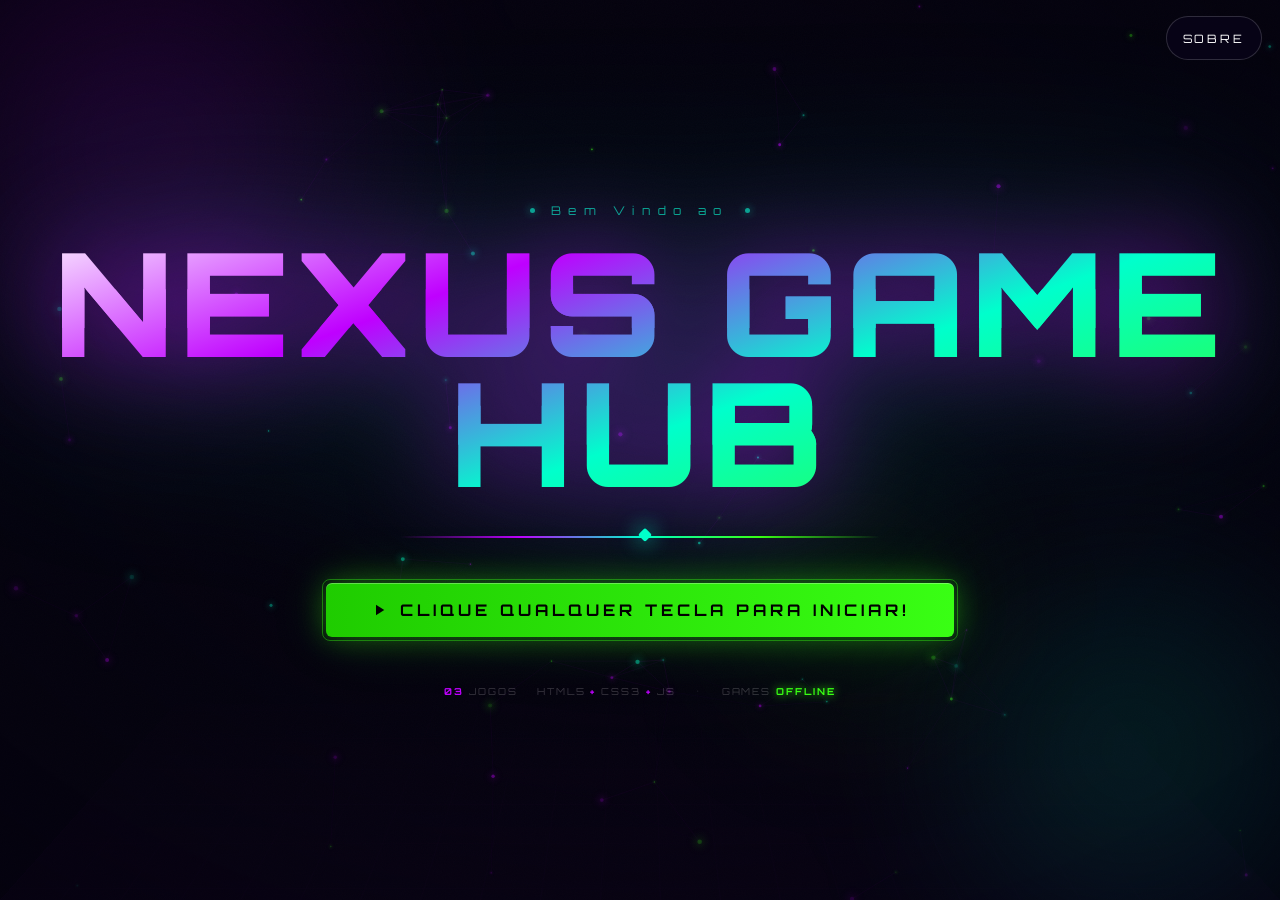
<file: NexusGameHub2/index.html>
<!DOCTYPE html>
<html lang="pt-BR">
<head>
  <meta charset="UTF-8">
  <meta name="viewport" content="width=device-width, initial-scale=1.0">
  <title>NEXUS GAME HUB</title>
  <link rel="stylesheet" href="styleIndex.css">
</head>
<body>
<a href="sobre.html" class="about-button" aria-label="Abrir página Sobre">SOBRE</a>

<!-- ░░ LAYERS DE FUNDO ░░ -->
<canvas id="bgCanvas"></canvas>
<div id="gridFloor"></div>
<div class="noise"></div>
<div class="vignette"></div>


<div id="entrance">

  <!-- orbs de luz ambiente -->
  <div class="orb orb-a"></div>
  <div class="orb orb-b"></div>
  <div class="orb orb-c"></div>

  <!-- logo -->
  <div class="ent-logo-wrap">
    <p class="ent-eyebrow">
      <span class="dot"></span> Bem Vindo ao
      <span class="dot"></span>
    </p>

    <h1 class="ent-logo" data-text="NEXUS GAME HUB">
      NEXUS GAME HUB
    </h1>
  </div>

  <!-- separador animado -->
  <div class="ent-rule">
    <span class="ent-rule-gem"></span>
  </div>

  <!-- botão -->
  <button class="start-btn" id="startBtn">
    <span class="start-btn__inner">
      <svg class="start-btn__icon" viewBox="0 0 24 24" fill="currentColor">
        <path d="M8 5v14l11-7z"/>
      </svg>
     CLIQUE QUALQUER TECLA PARA INICIAR!
    </span>
    <span class="start-btn__glow"></span>
  </button>

  <!-- rodapé da entrada -->
  <footer class="ent-footer">
    <div class="ent-stat"><span>03</span> JOGOS</div>
    <div class="ent-stat">HTML5 <span>+</span> CSS3 <span>+</span> JS</div>
    <div class="ent-sep">·</div>
    <div class="ent-stat">GAMES <span class="online">OFFLINE</span></div>
  </footer>

</div>

<div id="app">

</div><!-- /app -->

<script src="index.js"></script>
</body>
</html>
</file>
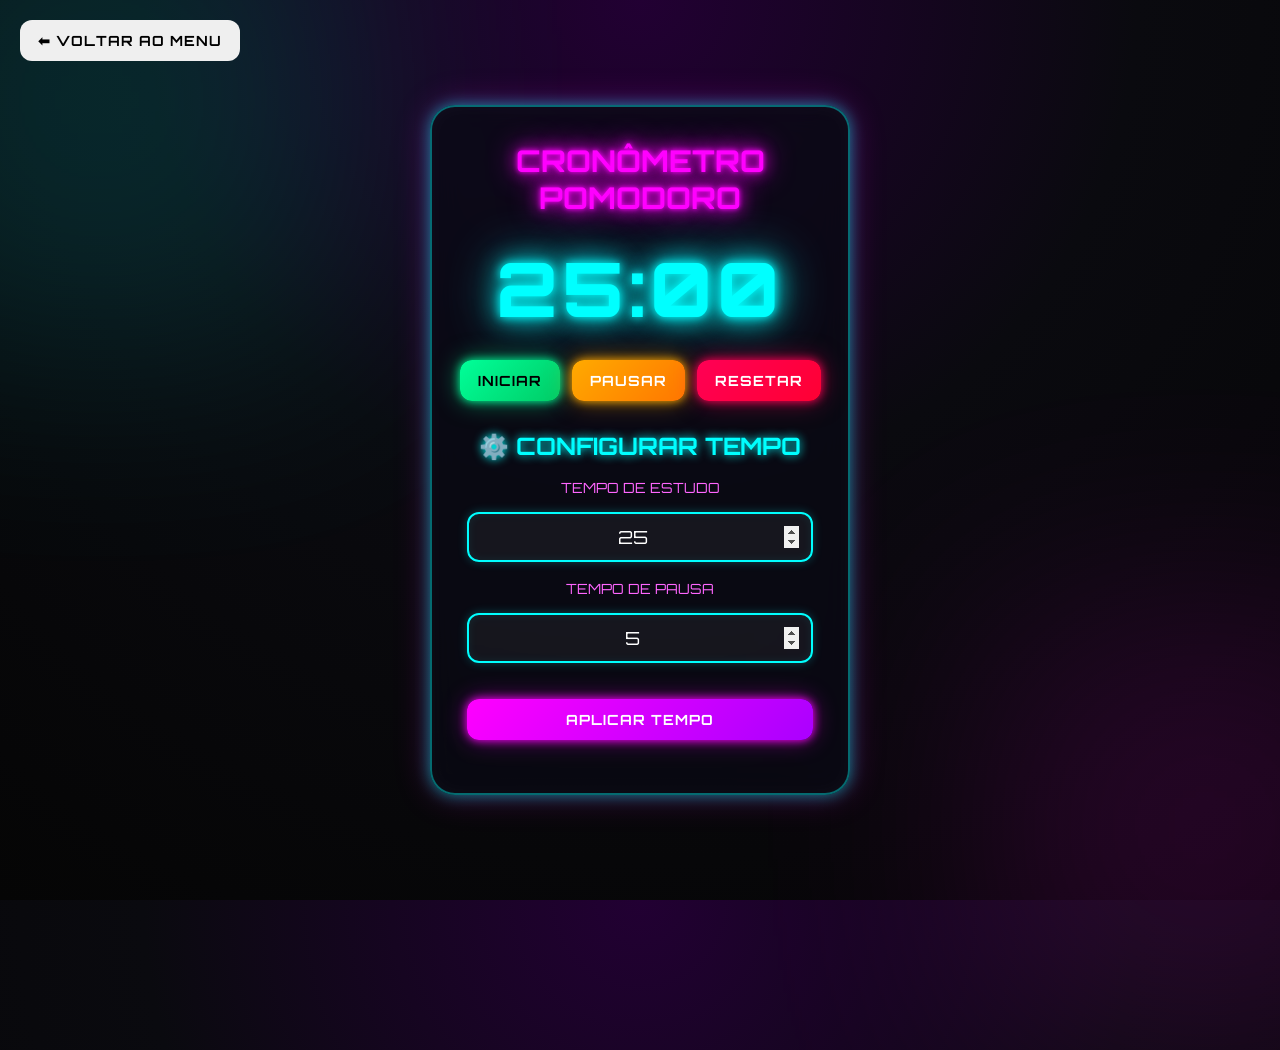
<file: pomodoro/index.html>
<!DOCTYPE html>
<html lang="pt-BR">
<head>
  <meta charset="UTF-8">
  <meta name="viewport" content="width=device-width, initial-scale=1.0">
  <title>Pomodoro Timer</title>

  <link rel="stylesheet" href="./style.css">
</head>

<body>
    
<button class="menu-btn" onclick="goToMenu()">
  ⬅ Voltar ao Menu
</button>

  <div class="container">
    <h1>CRONÔMETRO POMODORO</h1>

    <div class="timer" id="timer">
      25:00
    </div>

    <div class="buttons">
      <button class="start" onclick="startTimer()">Iniciar</button>
      <button class="pause" onclick="pauseTimer()">Pausar</button>
      <button class="reset" onclick="resetTimer()">Resetar</button>
    </div>

   <div class="config">
  <h2>⚙️ CONFIGURAR TEMPO</h2>

  <div class="time-control">
    <label></label>

    <div class="time-control">
  <label for="studyInput">TEMPO DE ESTUDO</label>

  <input
    type="number"
    id="studyInput"
    value="25"
    min="1"
  >
</div>

<div class="time-control">
  <label for="breakInput">TEMPO DE PAUSA</label>

  <input
    type="number"
    id="breakInput"
    value="5"
    min="1"
  >
</div>
<button class="apply-btn" onclick="applySettings()">
  Aplicar Tempo
</button>

  <script src="./script.js"></script>

</body>
</html>
</file>
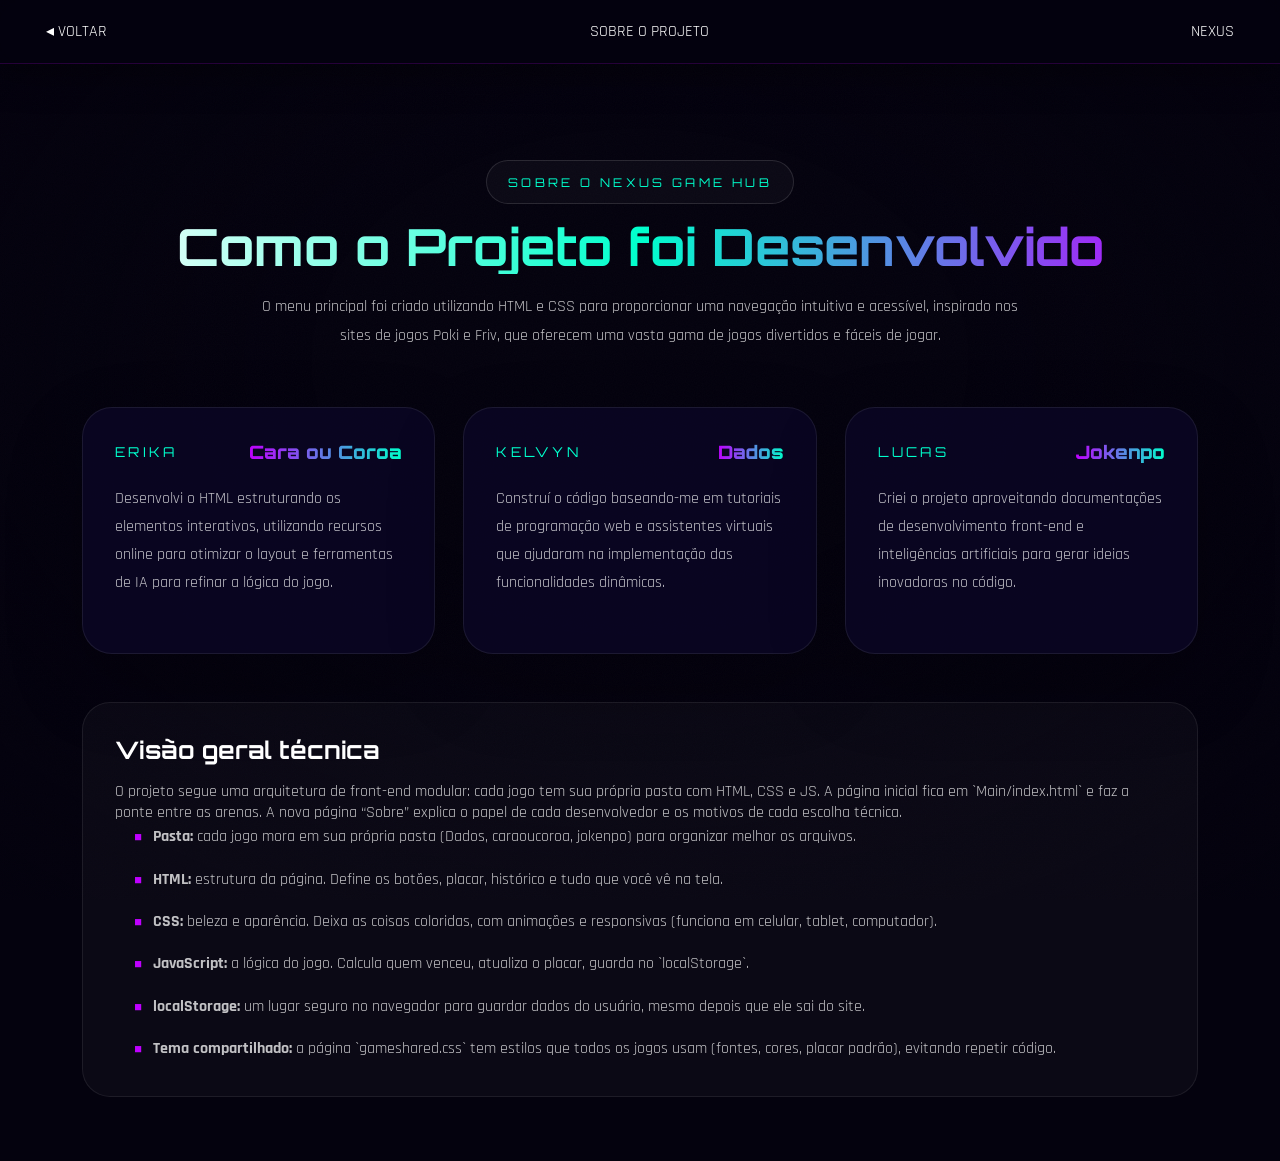
<file: NexusGameHub2/sobre.html>
<!DOCTYPE html>
<html lang="pt-BR">
<head>
  <meta charset="UTF-8">
  <meta name="viewport" content="width=device-width, initial-scale=1.0">
  <title>Sobre — Nexus Game Hub</title>
  <link rel="stylesheet" href="styleIndex.css">
  <link rel="stylesheet" href="sobre.css">
</head>
<body>
  <canvas id="bgCanvas"></canvas>
  <div class="noise"></div>
  <div class="vignette"></div>

  <nav class="navbar">
    <a href="index.html" class="nb-back">
      <span class="arrow">◂</span> VOLTAR
    </a>
    <div class="nb-title">SOBRE O PROJETO</div>
    <a href="index.html" class="nb-brand">NEXUS</a>
  </nav>

  <main class="about-main">
    <section class="about-hero">
      <p class="about-tag">Sobre o Nexus Game Hub</p>
      <h1>Como o Projeto foi Desenvolvido</h1>
      <p class="about-copy">O menu principal foi criado utilizando HTML e CSS para proporcionar uma navegação intuitiva e acessível, inspirado nos sites de jogos Poki e Friv, que oferecem uma vasta gama de jogos divertidos e fáceis de jogar.</p>
    </section>



    <section class="about-grid">
      <article class="dev-card">
        <div class="card-head">
          <span class="card-role">Erika</span>
          <span class="card-game">Cara ou Coroa</span>
        </div>
        <p>Desenvolvi o HTML estruturando os elementos interativos, utilizando recursos online para otimizar o layout e ferramentas de IA para refinar a lógica do jogo.</p>
      </article>

      <article class="dev-card">
        <div class="card-head">
          <span class="card-role">Kelvyn</span>
          <span class="card-game">Dados</span>
        </div>
        <p>Construí o código baseando-me em tutoriais de programação web e assistentes virtuais que ajudaram na implementação das funcionalidades dinâmicas.</p>
      </article>

      <article class="dev-card">
        <div class="card-head">
          <span class="card-role">Lucas</span>
          <span class="card-game">Jokenpo</span>
        </div>
        <p>Criei o projeto aproveitando documentações de desenvolvimento front-end e inteligências artificiais para gerar ideias inovadoras no código.</p>
      </article>
    </section>

    <section class="about-summary">
      <h2>Visão geral técnica</h2>
      <p>O projeto segue uma arquitetura de front-end modular: cada jogo tem sua própria pasta com HTML, CSS e JS. A página inicial fica em `Main/index.html` e faz a ponte entre as arenas. A nova página “Sobre” explica o papel de cada desenvolvedor e os motivos de cada escolha técnica.</p>
      <ul>
        <li><strong>Pasta:</strong> cada jogo mora em sua própria pasta (Dados, caraoucoroa, jokenpo) para organizar melhor os arquivos.</li>
        <li><strong>HTML:</strong> estrutura da página. Define os botões, placar, histórico e tudo que você vê na tela.</li>
        <li><strong>CSS:</strong> beleza e aparência. Deixa as coisas coloridas, com animações e responsivas (funciona em celular, tablet, computador).</li>
        <li><strong>JavaScript:</strong> a lógica do jogo. Calcula quem venceu, atualiza o placar, guarda no `localStorage`.</li>
        <li><strong>localStorage:</strong> um lugar seguro no navegador para guardar dados do usuário, mesmo depois que ele sai do site.</li>
        <li><strong>Tema compartilhado:</strong> a página `gameshared.css` tem estilos que todos os jogos usam (fontes, cores, placar padrão), evitando repetir código.</li>
      </ul>
    </section>
  </main>
</body>
</html>
</file>
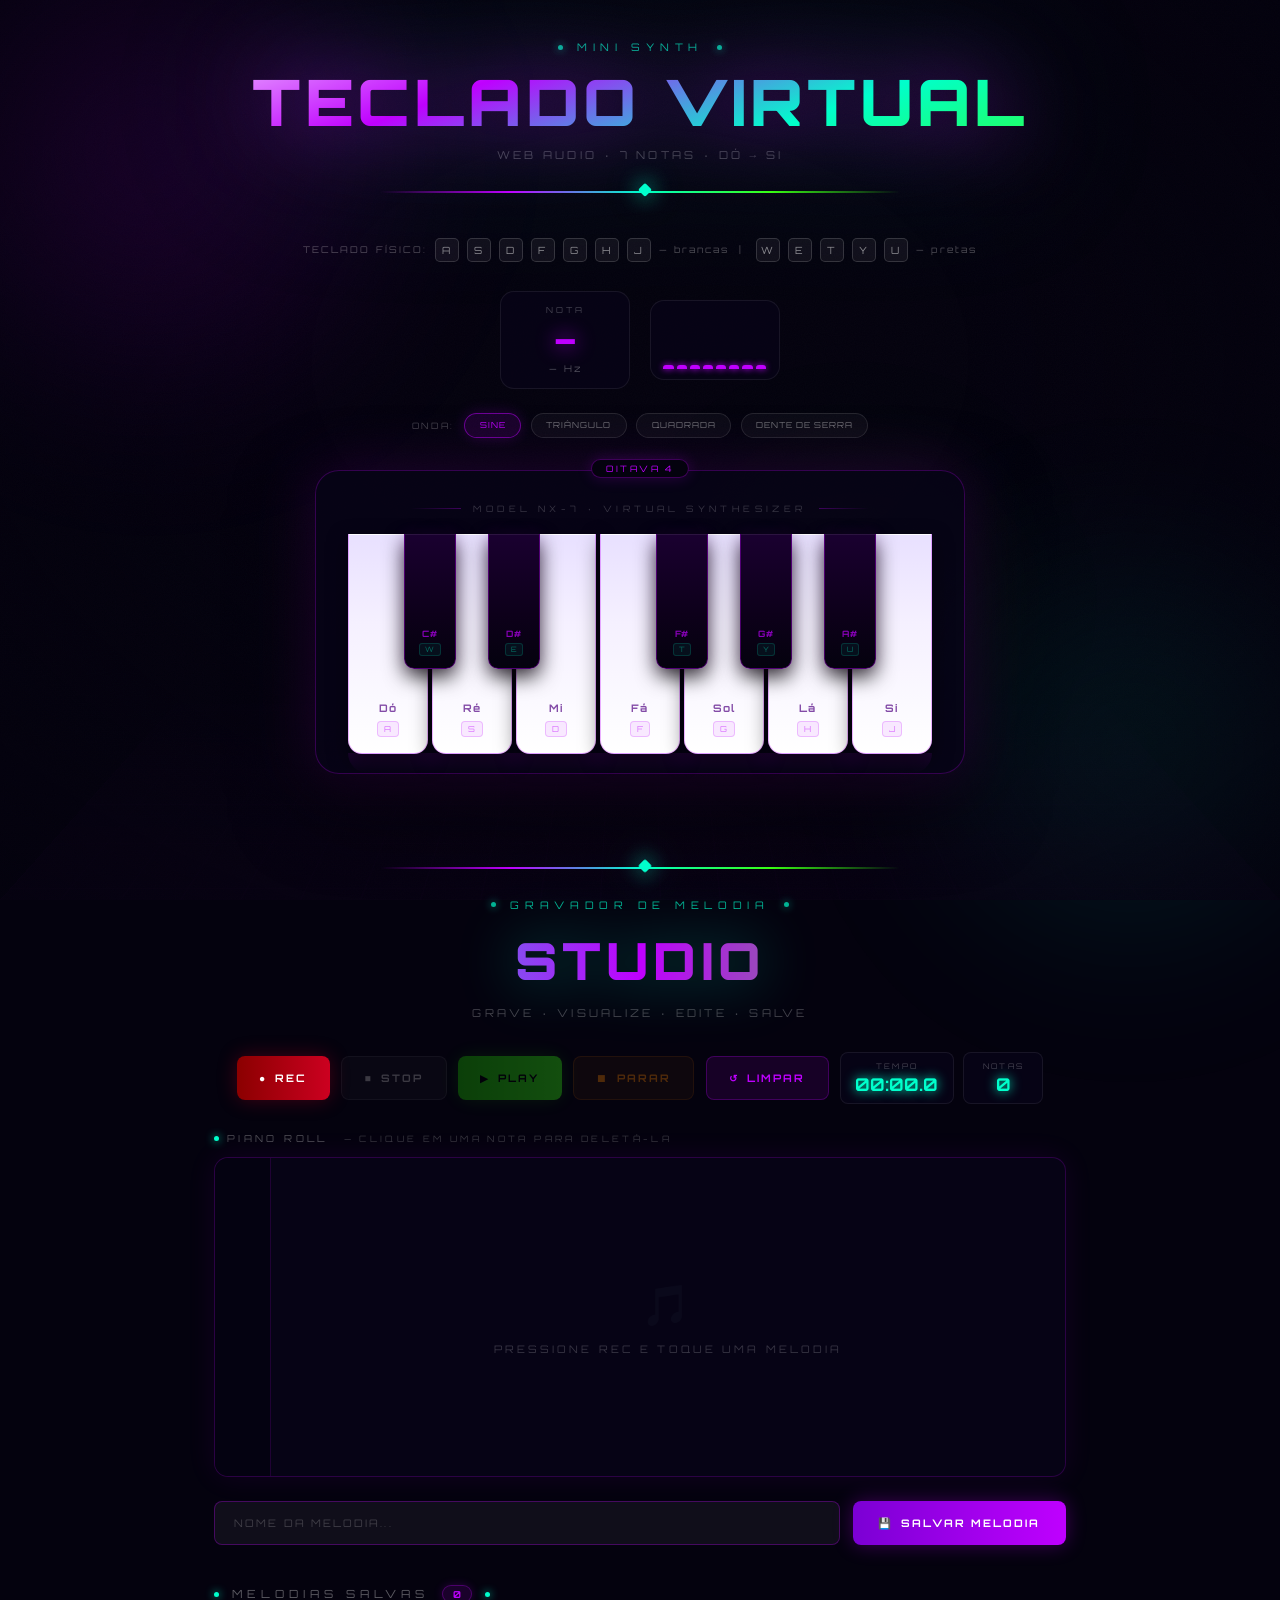
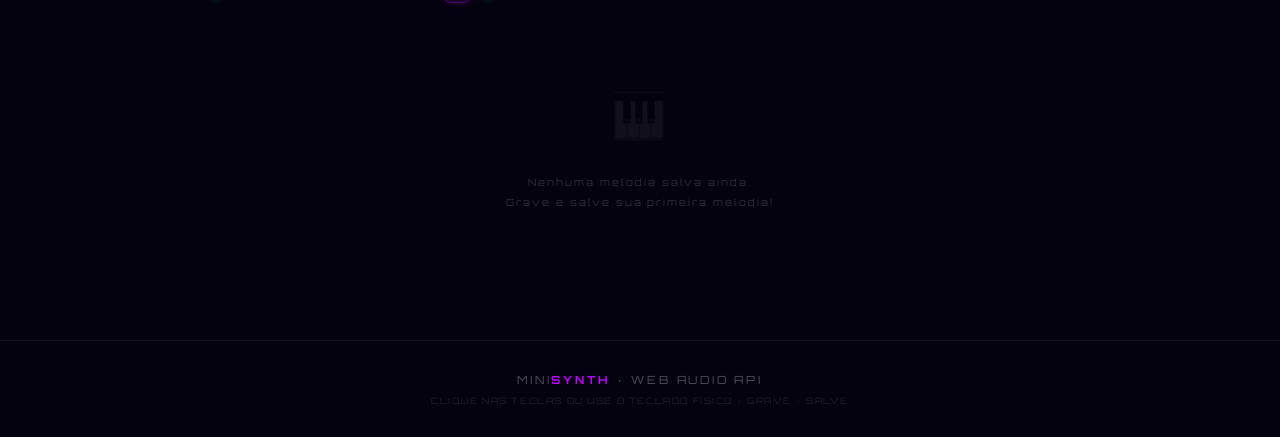
<file: NexusGameHub2/Piano/piano.html>
<!DOCTYPE html>
<html lang="pt-BR">
<head>
  <meta charset="UTF-8" />
  <meta name="viewport" content="width=device-width, initial-scale=1.0" />
  <title>TECLADO VIRTUAL · MINI SYNTH</title>
  <link rel="preconnect" href="https://fonts.googleapis.com" />
  <link rel="preconnect" href="https://fonts.gstatic.com" crossorigin />
  <link href="https://fonts.googleapis.com/css2?family=Orbitron:wght@400;700;900&family=Rajdhani:wght@400;600;700&display=swap" rel="stylesheet" />
  <link rel="stylesheet" href="piano.css" />
</head>
<body>

  <!-- ══ BACKGROUND LAYERS ══ -->
  <div id="gridFloor"></div>
  <div class="noise"></div>
  <div class="vignette"></div>
  <div class="orb orb-a"></div>
  <div class="orb orb-b"></div>
  <div class="orb orb-c"></div>

  <!-- ══ HEADER ══ -->
  <header>
    <div class="eyebrow"><span class="dot"></span>MINI SYNTH<span class="dot"></span></div>
    <h1 class="page-title">TECLADO VIRTUAL</h1>
    <p class="page-sub">WEB AUDIO · 7 NOTAS · DÓ → SI</p>
    <div class="rule"><div class="rule-gem"></div></div>
  </header>

  <!-- ══ HINT DE TECLAS ══ -->
  <div class="hint">
    <span>TECLADO FÍSICO:</span>
    <span class="hint-key">A</span><span class="hint-key">S</span>
    <span class="hint-key">D</span><span class="hint-key">F</span>
    <span class="hint-key">G</span><span class="hint-key">H</span>
    <span class="hint-key">J</span>
    <span>— brancas &nbsp;|&nbsp;</span>
    <span class="hint-key">W</span><span class="hint-key">E</span>
    <span class="hint-key">T</span><span class="hint-key">Y</span>
    <span class="hint-key">U</span>
    <span>— pretas</span>
  </div>

  <!-- ══ NOTE DISPLAY + VISUALIZER ══ -->
  <div class="note-display">
    <div class="nd-box">
      <span class="nd-label">NOTA</span>
      <span class="nd-note" id="nd-note">–</span>
      <span class="nd-freq" id="nd-freq">— Hz</span>
    </div>
    <div class="visualizer">
      <div class="viz-bar" id="b1"></div>
      <div class="viz-bar" id="b2"></div>
      <div class="viz-bar" id="b3"></div>
      <div class="viz-bar" id="b4"></div>
      <div class="viz-bar" id="b5"></div>
      <div class="viz-bar" id="b6"></div>
      <div class="viz-bar" id="b7"></div>
      <div class="viz-bar" id="b8"></div>
    </div>
  </div>

  <!-- ══ WAVEFORM SELECTOR ══ -->
  <div class="wave-row" id="wave-row">
    <span class="wave-label">ONDA:</span>
    <button class="wave-btn sel" data-wave="sine">SINE</button>
    <button class="wave-btn" data-wave="triangle">TRIÂNGULO</button>
    <button class="wave-btn" data-wave="square">QUADRADA</button>
    <button class="wave-btn" data-wave="sawtooth">DENTE DE SERRA</button>
  </div>

  <!-- ══ PIANO ══ -->
  <div class="piano-wrap">
    <div class="piano-container" id="piano">
      <div class="octave-badge">OITAVA 4</div>
      <div class="piano-label">
        <span class="pl-line"></span>
        MODEL NX-7 · VIRTUAL SYNTHESIZER
        <span class="pl-line"></span>
      </div>

      <div class="keys" id="keys">
        <!-- ── TECLAS BRANCAS ── -->
        <div class="key-white" data-note="C4" data-key="a">
          <span class="note-name">Dó</span>
          <span class="key-bind">A</span>
        </div>
        <div class="key-white" data-note="D4" data-key="s">
          <span class="note-name">Ré</span>
          <span class="key-bind">S</span>
        </div>
        <div class="key-white" data-note="E4" data-key="d">
          <span class="note-name">Mi</span>
          <span class="key-bind">D</span>
        </div>
        <div class="key-white" data-note="F4" data-key="f">
          <span class="note-name">Fá</span>
          <span class="key-bind">F</span>
        </div>
        <div class="key-white" data-note="G4" data-key="g">
          <span class="note-name">Sol</span>
          <span class="key-bind">G</span>
        </div>
        <div class="key-white" data-note="A4" data-key="h">
          <span class="note-name">Lá</span>
          <span class="key-bind">H</span>
        </div>
        <div class="key-white" data-note="B4" data-key="j">
          <span class="note-name">Si</span>
          <span class="key-bind">J</span>
        </div>
        <!-- ── TECLAS PRETAS ── -->
        <div class="key-black key-cs" data-note="C#4" data-key="w">
          <span class="note-name">C#</span>
          <span class="key-bind">W</span>
        </div>
        <div class="key-black key-ds" data-note="D#4" data-key="e">
          <span class="note-name">D#</span>
          <span class="key-bind">E</span>
        </div>
        <div class="key-black key-fs" data-note="F#4" data-key="t">
          <span class="note-name">F#</span>
          <span class="key-bind">T</span>
        </div>
        <div class="key-black key-gs" data-note="G#4" data-key="y">
          <span class="note-name">G#</span>
          <span class="key-bind">Y</span>
        </div>
        <div class="key-black key-as" data-note="A#4" data-key="u">
          <span class="note-name">A#</span>
          <span class="key-bind">U</span>
        </div>
      </div><!-- /keys -->

      <div class="piano-base"></div>
    </div><!-- /piano-container -->
  </div><!-- /piano-wrap -->


  <!-- ══════════════════════════════════════════════════════════
       GRAVADOR DE MELODIA
  ══════════════════════════════════════════════════════════ -->
  <section class="recorder-section" id="recorder">

    <!-- Cabeçalho da seção -->
    <div class="rec-section-header">
      <div class="rule"><div class="rule-gem"></div></div>
      <div class="eyebrow"><span class="dot"></span>GRAVADOR DE MELODIA<span class="dot"></span></div>
      <h2 class="rec-main-title">STUDIO</h2>
      <p class="page-sub">GRAVE · VISUALIZE · EDITE · SALVE</p>
    </div>

    <!-- Controles do gravador -->
    <div class="rec-controls">
      <button id="btn-rec" class="rec-btn rec-btn--rec" title="Iniciar gravação">
        <span class="rec-icon">●</span> REC
      </button>
      <button id="btn-stop" class="rec-btn rec-btn--stop" disabled title="Parar gravação">
        <span>■</span> STOP
      </button>
      <button id="btn-play" class="rec-btn rec-btn--play" disabled title="Reproduzir melodia">
        <span>▶</span> PLAY
      </button>
      <button id="btn-stop-play" class="rec-btn rec-btn--stopplay" disabled title="Parar reprodução">
        <span>⏹</span> PARAR
      </button>
      <button id="btn-clear" class="rec-btn rec-btn--clear" title="Limpar melodia">
        <span>↺</span> LIMPAR
      </button>

      <div class="rec-stats">
        <div class="rec-stat-box">
          <span class="rec-stat__label">TEMPO</span>
          <span class="rec-stat__val" id="rec-time">00:00.0</span>
        </div>
        <div class="rec-stat-box">
          <span class="rec-stat__label">NOTAS</span>
          <span class="rec-stat__val" id="notes-count">0</span>
        </div>
      </div>
    </div>

    <!-- Piano Roll -->
    <div class="roll-section">
      <div class="roll-section__label">
        <span class="dot"></span> PIANO ROLL
        <span style="font-size:.55rem;color:rgba(255,255,255,.2);margin-left:.5rem;">— CLIQUE EM UMA NOTA PARA DELETÁ-LA</span>
      </div>
      <div class="roll-wrapper">
        <div class="roll-labels" id="roll-labels">
          <!-- Gerado pelo JS -->
        </div>
        <div class="roll-scroll" id="roll-scroll">
          <div class="roll-area" id="roll-area"></div>
          <div class="roll-empty" id="roll-empty">
            <span class="roll-empty__icon">🎵</span>
            <span>PRESSIONE REC E TOQUE UMA MELODIA</span>
          </div>
        </div>
      </div>
    </div>

    <!-- Salvar melodia -->
    <div class="save-row">
      <input
        type="text"
        id="melody-name"
        class="melody-input"
        placeholder="NOME DA MELODIA..."
        maxlength="40"
      />
      <button id="btn-save" class="save-btn">
        <span>💾</span> SALVAR MELODIA
      </button>
    </div>

    <!-- Lista de melodias salvas -->
    <div class="saved-section">
      <div class="saved-header">
        <span class="dot"></span>
        <span class="saved-title">MELODIAS SALVAS</span>
        <span class="saved-count-badge" id="saved-count">0</span>
        <span class="dot"></span>
      </div>
      <div class="saved-list" id="saved-list">
        <div class="saved-empty" id="saved-empty">
          <p class="saved-empty__icon">🎹</p>
          <p>Nenhuma melodia salva ainda.</p>
          <p>Grave e salve sua primeira melodia!</p>
        </div>
      </div>
    </div>

  </section><!-- /recorder -->


  <!-- ══ FOOTER ══ -->
  <footer>
    <div class="sf-brand">MINI<strong>SYNTH</strong> · WEB AUDIO API</div>
    <div class="sf-copy">CLIQUE NAS TECLAS OU USE O TECLADO FÍSICO · GRAVE · SALVE</div>
  </footer>

  <!-- Toast de notificação -->
  <div id="toast"></div>

  <script src="piano.js"></script>
</body>
</html>
</file>
<file: NexusGameHub2/styleIndex.css>
@import url('https://fonts.googleapis.com/css2?family=Orbitron:wght@400;600;700;900&family=Rajdhani:wght@300;400;500;600;700&display=swap');

/* ─── VARIÁVEIS ──────────────────────────────────────────── */
:root {
  --p:   #bf00ff;
  --p-d: #7b00d4;
  --t:   #00ffcc;
  --t-d: #009e7e;
  --g:   #39ff14;
  --g-d: #1fcc00;
  --bg:  #04020e;
  --bg2: #07041a;
  --glass: rgba(8, 4, 24, 0.82);
  --border: rgba(255,255,255,.07);
  --hd: 'Orbitron', monospace;
  --bd: 'Rajdhani', sans-serif;
  --ease:   cubic-bezier(.4,0,.2,1);
  --spring: cubic-bezier(.175,.885,.32,1.275);
  --glow-p: 0 0 40px rgba(191,0,255,.45);
  --glow-t: 0 0 40px rgba(0,255,204,.45);
  --glow-g: 0 0 40px rgba(57,255,20,.45);
}

/* ─── RESET ──────────────────────────────────────────────── */
*, *::before, *::after { margin:0; padding:0; box-sizing:border-box; }
html { scroll-behavior: smooth; }
body {
  background: var(--bg);
  font-family: var(--bd);
  color: #fff;
  min-height: 100vh;
  overflow-x: hidden;
}
a { text-decoration: none; color: inherit; }
ul { list-style: none; }

.about-button {
  position: fixed;
  top: 16px;
  right: 18px;
  z-index: 220;
  display: inline-flex;
  align-items: center;
  justify-content: center;
  padding: .85rem 1rem;
  border-radius: 999px;
  border: 1px solid rgba(255,255,255,.16);
  background: rgba(8, 4, 24, .88);
  color: #fff;
  font-family: var(--hd);
  font-size: .72rem;
  letter-spacing: .25em;
  text-transform: uppercase;
  transition: transform .25s var(--ease), box-shadow .25s var(--ease), border-color .25s var(--ease);
  box-shadow: 0 0 0 rgba(255,255,255,0);
}
.about-button:hover,
.about-button:focus {
  transform: translateY(-1px);
  border-color: rgba(191,0,255,.38);
  box-shadow: 0 0 24px rgba(191,0,255,.16);
}
@media (max-width: 860px) {
  .about-button {
    right: 16px;
    top: auto;
    bottom: 16px;
    padding: .75rem .95rem;
    font-size: .7rem;
  }
}

/* ─── BACKGROUND LAYERS ──────────────────────────────────── */
#bgCanvas {
  position: fixed; inset: 0;
  width: 100%; height: 100%;
  z-index: 0; pointer-events: none;
}

/* Grid de perspectiva na entrada */
#gridFloor {
  position: fixed; bottom: 0; left: 0; right: 0;
  height: 55vh; z-index: 0; pointer-events: none;
  background:
    linear-gradient(transparent 0%, rgba(191,0,255,.04) 100%),
    repeating-linear-gradient(90deg, rgba(191,0,255,.06) 0px, transparent 1px, transparent 60px),
    repeating-linear-gradient(180deg, rgba(191,0,255,.06) 0px, transparent 1px, transparent 60px);
  transform: perspective(500px) rotateX(35deg);
  transform-origin: bottom center;
  mask-image: linear-gradient(to top, black 0%, transparent 80%);
  -webkit-mask-image: linear-gradient(to top, black 0%, transparent 80%);
  opacity: 0.7;
}

.noise {
  position: fixed; inset: 0; z-index: 1; pointer-events: none;
  opacity: .025;
  background-image: url("data:image/svg+xml,%3Csvg viewBox='0 0 200 200' xmlns='http://www.w3.org/2000/svg'%3E%3Cfilter id='n'%3E%3CfeTurbulence type='fractalNoise' baseFrequency='0.9' numOctaves='4' stitchTiles='stitch'/%3E%3C/filter%3E%3Crect width='100%25' height='100%25' filter='url(%23n)'/%3E%3C/svg%3E");
  background-size: 200px 200px;
}

.vignette {
  position: fixed; inset: 0; z-index: 1; pointer-events: none;
  background: radial-gradient(ellipse 85% 85% at 50% 40%, transparent 30%, rgba(4,2,14,.75) 100%);
}


/* ════════════════════════════════════════════════════════════
   TELA DE ENTRADA
═══════════════════════════════════════════════════════════ */
#entrance {
  position: fixed; inset: 0; z-index: 200;
  display: flex; flex-direction: column;
  align-items: center; justify-content: center;
  overflow: hidden;
  transition: opacity .85s var(--ease), transform .85s var(--ease);
}
#entrance.out {
  opacity: 0; transform: scale(1.04) translateY(-20px);
  pointer-events: none;
}

/* orbs de luz */
.orb {
  position: absolute; border-radius: 50%;
  filter: blur(80px); pointer-events: none;
  animation: orbFloat 8s ease-in-out infinite alternate;
}
.orb-a {
  width: 600px; height: 600px; top: -150px; left: -150px;
  background: radial-gradient(circle, rgba(191,0,255,.18), transparent 70%);
  animation-delay: 0s;
}
.orb-b {
  width: 500px; height: 500px; bottom: -100px; right: -100px;
  background: radial-gradient(circle, rgba(0,255,204,.14), transparent 70%);
  animation-delay: -3s;
}
.orb-c {
  width: 300px; height: 300px; top: 50%; left: 55%;
  background: radial-gradient(circle, rgba(57,255,20,.12), transparent 70%);
  animation-delay: -5s;
}
@keyframes orbFloat {
  from { transform: translate(0, 0) scale(1); }
  to   { transform: translate(30px, -30px) scale(1.1); }
}

/* logo */
.ent-logo-wrap { text-align: center; margin-bottom: 2.5rem; position: relative; z-index:2; }

.ent-eyebrow {
  font-family: var(--hd); font-size: clamp(.55rem, 1.2vw, .75rem);
  letter-spacing: .6em; color: var(--t); opacity: .65;
  display: flex; align-items: center; justify-content: center; gap: 1rem;
  margin-bottom: 1.2rem;
}
.dot {
  display: inline-block; width: 5px; height: 5px; border-radius: 50%;
  background: var(--t); box-shadow: 0 0 8px var(--t);
}

.ent-logo {
  font-family: var(--hd); font-weight: 900;
  font-size: clamp(3.5rem, 12vw, 9rem);
  line-height: .9; letter-spacing: .04em;
  position: relative; display: inline-block;
  /* Gradient text */
  background: linear-gradient(
    160deg,
    #fff 0%, var(--p) 30%, var(--t) 60%, var(--g) 100%
  );
  -webkit-background-clip: text; -webkit-text-fill-color: transparent;
  background-clip: text;
  filter: drop-shadow(0 0 50px rgba(191,0,255,.6))
          drop-shadow(0 0 100px rgba(0,255,204,.3));
  animation: logoPulse 4s ease-in-out infinite alternate;
}
@keyframes logoPulse {
  from { filter: drop-shadow(0 0 35px rgba(191,0,255,.5)) drop-shadow(0 0 70px rgba(0,255,204,.2)); }
  to   { filter: drop-shadow(0 0 65px rgba(191,0,255,.8)) drop-shadow(0 0 120px rgba(57,255,20,.4)); }
}

/* glitch layers */
.ent-logo::before, .ent-logo::after {
  content: attr(data-text);
  position: absolute; top: 0; left: 0; right: 0;
  background: inherit; -webkit-background-clip: text; -webkit-text-fill-color: transparent;
  background-clip: text;
}
.ent-logo::before {
  animation: glitchA 4s infinite;
  clip-path: polygon(0 20%, 100% 20%, 100% 35%, 0 35%);
}
.ent-logo::after {
  animation: glitchB 4s infinite;
  clip-path: polygon(0 65%, 100% 65%, 100% 80%, 0 80%);
}
@keyframes glitchA {
  0%,94%,100% { transform: none; opacity: 0; }
  95%  { transform: translate(-3px, 1px); opacity: .5; filter: hue-rotate(90deg); }
  97%  { transform: translate(3px, -1px); opacity: .5; }
}
@keyframes glitchB {
  0%,91%,100% { transform: none; opacity: 0; }
  92%  { transform: translate(4px, 2px) skewX(5deg); opacity: .4; filter: hue-rotate(-90deg); }
  94%  { transform: translate(-4px, -2px); opacity: .4; }
}

.ent-tagline {
  font-family: var(--hd); font-size: clamp(.55rem, 1.3vw, .8rem);
  letter-spacing: .45em; color: rgba(255,255,255,.25);
  margin-top: 1.2rem;
}

/* regua */
.ent-rule {
  width: min(480px, 85vw); height: 2px;
  background: linear-gradient(90deg, transparent, var(--p), var(--t), var(--g), transparent);
  margin-bottom: 2.8rem; position: relative; z-index: 2;
  animation: ruleShimmer 3s linear infinite;
}
@keyframes ruleShimmer {
  0%   { background-position: -480px 0; }
  100% { background-position:  480px 0; }
}
.ent-rule-gem {
  position: absolute; top: 50%; left: 50%;
  transform: translate(-50%, -50%);
  width: 10px; height: 10px;
  background: var(--t); border-radius: 2px;
  box-shadow: 0 0 20px var(--t), 0 0 40px rgba(0,255,204,.4);
  rotate: 45deg;
}

/* botão START */
.start-btn {
  position: relative; z-index: 2;
  background: none; border: none; cursor: pointer;
  padding: 0; margin-bottom: 3rem;
  outline: none;
}
.start-btn__inner {
  display: flex; align-items: center; gap: .7rem;
  font-family: var(--hd); font-size: clamp(.78rem, 2vw, 1rem);
  font-weight: 700; letter-spacing: .25em; text-transform: uppercase;
  color: #000; padding: 1.05rem 2.8rem;
  background: linear-gradient(90deg, var(--g-d), var(--g));
  border-radius: 6px;
  box-shadow: 0 0 30px rgba(57,255,20,.35), 0 0 60px rgba(57,255,20,.15),
              inset 0 1px 0 rgba(255,255,255,.3);
  transition: box-shadow .3s, transform .2s;
  position: relative; z-index: 1;
  animation: btnBreath 2s ease-in-out infinite alternate;
}
@keyframes btnBreath {
  from { box-shadow: 0 0 25px rgba(57,255,20,.3), 0 0 50px rgba(57,255,20,.1); }
  to   { box-shadow: 0 0 50px rgba(57,255,20,.6), 0 0 90px rgba(57,255,20,.25); }
}
.start-btn__icon { width: 18px; height: 18px; flex-shrink: 0; }
.start-btn__glow {
  position: absolute; inset: -4px; border-radius: 8px;
  background: transparent;
  border: 1.5px solid rgba(57,255,20,.4);
  animation: glowBorder 2s ease-in-out infinite alternate;
}
@keyframes glowBorder {
  from { opacity: .4; transform: scale(1); }
  to   { opacity: 1;  transform: scale(1.015); }
}
.start-btn:hover .start-btn__inner {
  animation: none;
  box-shadow: 0 0 70px rgba(57,255,20,.8), 0 0 120px rgba(57,255,20,.4);
  transform: scale(1.04);
}
.start-btn:active .start-btn__inner { transform: scale(.97); }

/* footer entrada */
.ent-footer {
  position: relative; z-index: 2;
  display: flex; align-items: center; gap: 1.2rem;
  font-family: var(--hd); font-size: .6rem; letter-spacing: .2em;
  color: rgba(255,255,255,.2);
}
.ent-stat span { color: var(--p); font-weight: 700; }
.ent-stat .online { color: var(--g); text-shadow: 0 0 10px var(--g); }
.ent-sep { opacity: .3; }


/* ════════════════════════════════════════════════════════════
   APP / MENU
═══════════════════════════════════════════════════════════ */
#app {
  position: relative; z-index: 10;
  min-height: 100vh;
  opacity: 0; transition: opacity .7s ease .1s;
}
#app.on { opacity: 1; }


/* ─── NAVBAR ─────────────────────────────────────────────── */
.navbar {
  position: sticky; top: 0; z-index: 100;
  display: flex; align-items: center; justify-content: space-between;
  gap: 1.5rem; padding: 0 2rem;
  height: 64px;
  background: rgba(4,2,14,.88);
  backdrop-filter: blur(24px) saturate(160%);
  border-bottom: 1px solid rgba(191,0,255,.18);
  box-shadow: 0 1px 40px rgba(0,0,0,.5);
}

.nb-logo {
  display: flex; align-items: center; gap: .65rem;
  font-family: var(--hd); font-size: 1.05rem; letter-spacing: .08em;
  color: rgba(255,255,255,.8); flex-shrink: 0;
  transition: color .25s;
}
.nb-logo:hover { color: #fff; }
.nb-logo strong { color: var(--p); }
.nb-logo__gem { color: var(--p); width: 20px; height: 20px; flex-shrink: 0; }

.nb-links {
  display: flex; gap: .3rem; flex: 1; justify-content: center;
}
.nb-links a {
  display: flex; align-items: center; gap: .45rem;
  font-family: var(--hd); font-size: .63rem; letter-spacing: .12em;
  color: rgba(255,255,255,.45); padding: .55rem 1.1rem;
  border-radius: 6px; border: 1px solid transparent;
  text-transform: uppercase; transition: all .25s var(--ease);
  white-space: nowrap;
}
.nb-links a:hover {
  color: #fff; border-color: rgba(191,0,255,.3);
  background: rgba(191,0,255,.08);
  box-shadow: 0 0 15px rgba(191,0,255,.15);
}
.nb-link__icon { font-size: .85rem; }

.nb-right { display: flex; align-items: center; flex-shrink: 0; }
.nb-live {
  font-family: var(--hd); font-size: .58rem; letter-spacing: .22em;
  color: var(--g); display: flex; align-items: center; gap: .45rem;
}
.live-dot {
  width: 7px; height: 7px; border-radius: 50%;
  background: var(--g); box-shadow: 0 0 10px var(--g);
  animation: livePulse 2s ease-in-out infinite;
}
@keyframes livePulse { 0%,100%{opacity:1;transform:scale(1)} 50%{opacity:.4;transform:scale(.7)} }


/* ─── HERO ───────────────────────────────────────────────── */
.hero {
  display: grid;
  grid-template-columns: 1fr auto;
  align-items: center;
  gap: 2rem;
  padding: 4.5rem 3rem 3.5rem;
  max-width: 1280px;
  margin: 0 auto;
  position: relative;
}

/* linhas decorativas de fundo */
.hero__bg-line {
  position: absolute; left: 0; right: 0; height: 1px;
  background: linear-gradient(90deg, transparent, var(--border), transparent);
  pointer-events: none;
}
.hero__bg-line--1 { top: 0; }
.hero__bg-line--2 { top: 33%; opacity: .5; }
.hero__bg-line--3 { bottom: 0; }

.hero__content { position: relative; z-index: 2; }

.hero__kicker {
  display: flex; align-items: center; gap: .9rem;
  font-family: var(--hd); font-size: .65rem; letter-spacing: .5em;
  color: var(--t); margin-bottom: 1.1rem;
}
.kicker-bar {
  display: inline-block; height: 1px; width: 40px;
  background: var(--t); box-shadow: 0 0 8px var(--t);
}

.hero__title {
  font-family: var(--hd); font-weight: 900;
  font-size: clamp(2.2rem, 5vw, 4.2rem);
  line-height: 1; letter-spacing: .05em;
  color: #fff; margin-bottom: 1.2rem;
}
.hero__title em {
  font-style: normal;
  background: linear-gradient(90deg, var(--p), var(--t));
  -webkit-background-clip: text; -webkit-text-fill-color: transparent;
  background-clip: text;
  filter: drop-shadow(0 0 20px rgba(191,0,255,.4));
}

.hero__sub {
  font-size: 1.05rem; color: rgba(255,255,255,.4);
  max-width: 440px; line-height: 1.6; margin-bottom: 2.2rem;
}

/* mini stats no hero */
.hero__stats {
  display: flex; align-items: center; gap: 0;
  background: var(--glass);
  border: 1px solid var(--border); border-radius: 12px;
  overflow: hidden; display: inline-flex;
}
.hstat {
  display: flex; flex-direction: column; align-items: center;
  padding: 1rem 1.8rem; gap: .25rem;
}
.hstat__val {
  font-family: var(--hd); font-size: 2rem; font-weight: 900;
  line-height: 1; color: var(--p); text-shadow: 0 0 20px var(--p);
  transition: transform .4s var(--spring);
}
.hstat__val--t { color: var(--t); text-shadow: 0 0 20px var(--t); }
.hstat__val--g { color: var(--g); text-shadow: 0 0 20px var(--g); }
.hstat__lbl {
  font-family: var(--hd); font-size: .52rem; letter-spacing: .3em;
  color: rgba(255,255,255,.3); text-transform: uppercase;
}
.hstat__divider {
  width: 1px; height: 50px;
  background: linear-gradient(180deg, transparent, var(--border), transparent);
}

/* decoração lado direito */
.hero__deco {
  position: relative; width: 240px; height: 240px;
  flex-shrink: 0; z-index: 2;
}
.hero__circle {
  position: absolute; border-radius: 50%;
  top: 50%; left: 50%; transform: translate(-50%,-50%);
  border: 1px solid;
  animation: spinCircle 12s linear infinite;
}
.hero__circle--1 { width: 160px; height: 160px; border-color: rgba(191,0,255,.3); }
.hero__circle--2 { width: 200px; height: 200px; border-color: rgba(0,255,204,.2); animation-direction: reverse; animation-duration: 18s; }
.hero__circle--3 { width: 240px; height: 240px; border-color: rgba(57,255,20,.15); animation-duration: 24s; }
@keyframes spinCircle { to { transform: translate(-50%,-50%) rotate(360deg); } }

.hero__big-icon {
  position: absolute; top: 50%; left: 50%;
  transform: translate(-50%,-50%);
  font-size: 5.5rem; z-index: 3;
  filter: drop-shadow(0 0 25px rgba(191,0,255,.5)) drop-shadow(0 0 50px rgba(0,255,204,.3));
  animation: heroIconFloat 4s ease-in-out infinite;
}
@keyframes heroIconFloat {
  0%,100% { transform: translate(-50%,-50%) translateY(0); }
  50%     { transform: translate(-50%,-50%) translateY(-12px); }
}


/* ─── SEÇÃO DE JOGOS ─────────────────────────────────────── */
.games-section {
  max-width: 1280px;
  margin: 0 auto;
  padding: 0 3rem 6rem;
}

.games-section__head {
  display: flex; align-items: center; gap: 1.5rem;
  margin-bottom: 2.5rem;
}
.gs-rule {
  flex: 1; height: 1px;
  background: linear-gradient(90deg, transparent, var(--border));
}
.gs-rule:last-child {
  background: linear-gradient(90deg, var(--border), transparent);
}
.gs-label {
  font-family: var(--hd); font-size: .62rem; letter-spacing: .45em;
  color: rgba(255,255,255,.25); text-transform: uppercase; white-space: nowrap;
}

/* GRID */
.cards-grid {
  display: grid;
  grid-template-columns: repeat(3, 1fr);
  gap: 1.6rem;
}

/* ─── CARD BASE ──────────────────────────────────────────── */
.card {
  display: flex; flex-direction: column;
  background: var(--glass);
  border-radius: 20px; overflow: hidden;
  border: 1px solid var(--border);
  transition: transform .4s var(--spring), box-shadow .4s var(--ease), border-color .4s;
  position: relative; isolation: isolate;
  cursor: pointer;
}
.card:hover { transform: translateY(-10px) scale(1.015); }

/* topo do card — banner colorido */
.card__top {
  height: 200px; position: relative;
  display: flex; align-items: center; justify-content: center;
  overflow: hidden;
}

.card__top-glow {
  position: absolute; inset: 0;
  transition: opacity .4s;
}

.card__rings {
  position: absolute; inset: 0;
  display: flex; align-items: center; justify-content: center;
  pointer-events: none;
}
.card__rings span {
  position: absolute; border-radius: 50%; border: 1px solid;
  animation: cardRing 3s ease-in-out infinite;
}
.card__rings span:first-child  { width: 100px; height: 100px; animation-delay: 0s; }
.card__rings span:last-child   { width: 145px; height: 145px; animation-delay: -.8s; }
@keyframes cardRing {
  0%,100% { opacity: .18; transform: scale(1); }
  50%     { opacity: .45; transform: scale(1.06); }
}

.card__emoji {
  font-size: 5.5rem; position: relative; z-index: 2;
  transition: transform .4s var(--spring);
  filter: drop-shadow(0 4px 20px rgba(0,0,0,.6));
  animation: cardIconFloat 3.5s ease-in-out infinite;
}
@keyframes cardIconFloat {
  0%,100% { transform: translateY(0); }
  50%     { transform: translateY(-10px); }
}
.card:hover .card__emoji { transform: translateY(-8px) scale(1.1); animation: none; }

.card__badge {
  position: absolute; top: 14px; right: 14px; z-index: 3;
  font-family: var(--hd); font-size: .55rem; letter-spacing: .15em;
  font-weight: 700; text-transform: uppercase;
  padding: 4px 12px; border-radius: 20px;
}
.card__num {
  position: absolute; bottom: 14px; left: 16px; z-index: 3;
  font-family: var(--hd); font-size: .55rem; letter-spacing: .3em;
  color: rgba(255,255,255,.2);
}

/* corpo */
.card__body {
  flex: 1; display: flex; flex-direction: column;
  padding: 1.5rem 1.5rem 1.5rem;
  position: relative;
}
/* linha de acento no topo do corpo */
.card__body::before {
  content: ''; position: absolute;
  top: 0; left: 1.5rem; right: 1.5rem; height: 1px;
  background: linear-gradient(90deg, transparent, currentColor, transparent);
  opacity: .15;
}

.card__title {
  font-family: var(--hd); font-size: 1.2rem; font-weight: 700;
  letter-spacing: .06em; color: #fff; margin-bottom: .6rem;
}
.card__desc {
  font-size: .95rem; color: rgba(255,255,255,.45);
  line-height: 1.6; margin-bottom: 1.1rem; flex: 1;
}

.card__tags {
  display: flex; gap: .45rem; flex-wrap: wrap; margin-bottom: 1.3rem;
}
.card__tags span {
  font-family: var(--hd); font-size: .52rem; letter-spacing: .1em;
  padding: 3px 10px; border-radius: 20px;
  background: rgba(255,255,255,.04); border: 1px solid rgba(255,255,255,.1);
  color: rgba(255,255,255,.35);
}

.card__footer {
  display: flex; align-items: center; justify-content: space-between;
  gap: 1rem;
}

.card__score-preview {
  display: flex; flex-direction: column; gap: .15rem;
}
.csp__lbl {
  font-family: var(--hd); font-size: .52rem; letter-spacing: .2em;
  color: rgba(255,255,255,.25);
}
.csp__val {
  font-family: var(--hd); font-size: 1.3rem; font-weight: 900;
  color: rgba(255,255,255,.6); line-height: 1;
}

.card__cta {
  display: flex; align-items: center; gap: .5rem;
  font-family: var(--hd); font-size: .7rem; font-weight: 700;
  letter-spacing: .2em; padding: .65rem 1.3rem;
  border-radius: 8px; transition: all .3s var(--ease);
}

/* ── variantes de cor ── */

/* PURPLE */
.card--purple { }
.card--purple .card__top {
  background: linear-gradient(155deg, #1c0040 0%, #09001e 100%);
}
.card--purple .card__top-glow {
  background: radial-gradient(circle at 50% 60%, rgba(191,0,255,.35), transparent 65%);
}
.card--purple .card__rings span { border-color: var(--p); }
.card--purple .card__badge {
  background: rgba(191,0,255,.2); border: 1px solid rgba(191,0,255,.5); color: var(--p);
}
.card--purple .csp__val { color: var(--p); text-shadow: 0 0 15px rgba(191,0,255,.4); }
.card--purple .card__cta {
  background: linear-gradient(90deg, var(--p-d), var(--p));
  color: #fff;
  box-shadow: 0 0 20px rgba(191,0,255,.3);
}
.card--purple .card__cta:hover { box-shadow: 0 0 45px rgba(191,0,255,.65); }
.card--purple:hover {
  border-color: rgba(191,0,255,.45);
  box-shadow: 0 20px 70px rgba(191,0,255,.3), 0 0 0 1px rgba(191,0,255,.3);
}

/* TEAL */
.card--teal .card__top {
  background: linear-gradient(155deg, #001e1a 0%, #000e0c 100%);
}
.card--teal .card__top-glow {
  background: radial-gradient(circle at 50% 60%, rgba(0,255,204,.28), transparent 65%);
}
.card--teal .card__rings span { border-color: var(--t); }
.card--teal .card__badge {
  background: rgba(0,255,204,.15); border: 1px solid rgba(0,255,204,.5); color: var(--t);
}
.card--teal .csp__val { color: var(--t); text-shadow: 0 0 15px rgba(0,255,204,.4); }
.card--teal .card__cta {
  background: linear-gradient(90deg, var(--t-d), var(--t));
  color: #000;
  box-shadow: 0 0 20px rgba(0,255,204,.3);
}
.card--teal .card__cta:hover { box-shadow: 0 0 45px rgba(0,255,204,.65); }
.card--teal:hover {
  border-color: rgba(0,255,204,.45);
  box-shadow: 0 20px 70px rgba(0,255,204,.3), 0 0 0 1px rgba(0,255,204,.3);
}

/* GREEN */
.card--green .card__top {
  background: linear-gradient(155deg, #031800 0%, #010c00 100%);
}
.card--green .card__top-glow {
  background: radial-gradient(circle at 50% 60%, rgba(57,255,20,.28), transparent 65%);
}
.card--green .card__rings span { border-color: var(--g); }
.card--green .card__badge {
  background: rgba(57,255,20,.15); border: 1px solid rgba(57,255,20,.5); color: var(--g);
}
.card--green .csp__val { color: var(--g); text-shadow: 0 0 15px rgba(57,255,20,.4); }
.card--green .card__cta {
  background: linear-gradient(90deg, var(--g-d), var(--g));
  color: #000;
  box-shadow: 0 0 20px rgba(57,255,20,.3);
}
.card--green .card__cta:hover { box-shadow: 0 0 45px rgba(57,255,20,.65); }
.card--green:hover {
  border-color: rgba(57,255,20,.45);
  box-shadow: 0 20px 70px rgba(57,255,20,.3), 0 0 0 1px rgba(57,255,20,.3);
}

/* ─── FOOTER ─────────────────────────────────────────────── */
.site-footer {
  text-align: center; padding: 2.5rem 2rem;
  border-top: 1px solid var(--border);
  display: flex; flex-direction: column; align-items: center; gap: .6rem;
}
.sf-brand {
  display: flex; align-items: center; gap: .5rem;
  font-family: var(--hd); font-size: .75rem; letter-spacing: .2em;
  color: rgba(255,255,255,.35);
}
.sf-copy {
  font-family: var(--hd); font-size: .55rem; letter-spacing: .2em;
  color: rgba(255,255,255,.15);
}


/* ─── RESPONSIVE ─────────────────────────────────────────── */
@media (max-width: 1024px) {
  .cards-grid { grid-template-columns: repeat(2, 1fr); }
  .hero { padding: 3.5rem 2rem 3rem; }
  .games-section { padding: 0 2rem 5rem; }
}
@media (max-width: 768px) {
  .cards-grid { grid-template-columns: 1fr; max-width: 440px; margin: 0 auto; }
  .hero { grid-template-columns: 1fr; text-align: center; }
  .hero__deco { display: none; }
  .hero__kicker { justify-content: center; }
  .hero__sub { margin: 0 auto 2rem; }
  .hero__stats { width: 100%; justify-content: center; }
  .nb-links { gap: 0; }
  .nb-links a { font-size: .57rem; padding: .5rem .65rem; }
  .navbar { padding: 0 1rem; }
  .hero { padding: 2.5rem 1.5rem 2rem; }
  .games-section { padding: 0 1.5rem 4rem; }
}
@media (max-width: 480px) {
  .hero__stats { flex-wrap: wrap; }
  .hstat { padding: .8rem 1.2rem; }
  .nb-link__icon ~ * { display: none; }
  .nb-links a { font-size: 0; padding: .6rem .8rem; }
  .nb-link__icon { font-size: 1.1rem; display: block; }
}

@media (max-width: 680px) {
  #entrance {
    padding: 1.5rem;
    justify-content: center;
  }

  .ent-logo-wrap {
    width: 100%;
    margin-bottom: 2rem;
  }

  .ent-eyebrow,
  .ent-tagline {
    letter-spacing: .28em;
    line-height: 1.8;
  }

  .start-btn,
  .start-btn__inner {
    width: 100%;
  }

  .start-btn__inner {
    justify-content: center;
    padding: 1rem 1.1rem;
    letter-spacing: .16em;
  }

  .ent-footer {
    flex-wrap: wrap;
    justify-content: center;
    row-gap: .7rem;
    text-align: center;
  }

  .navbar {
    height: auto;
    min-height: 64px;
    flex-wrap: wrap;
    padding: .8rem 1rem;
    gap: .75rem;
  }

  .nb-logo {
    font-size: .86rem;
  }

  .nb-right {
    display: none;
  }

  .nb-links {
    order: 3;
    width: 100%;
    justify-content: space-between;
    overflow-x: auto;
    padding-bottom: .15rem;
    scrollbar-width: none;
  }

  .nb-links::-webkit-scrollbar {
    display: none;
  }

  .nb-links li {
    flex: 1;
    min-width: 0;
  }

  .nb-links a {
    justify-content: center;
    width: 100%;
    padding: .62rem .35rem;
    font-size: .5rem;
    letter-spacing: .06em;
  }

  .hero {
    padding: 2rem 1rem 1.6rem;
    gap: 1rem;
  }

  .hero__kicker {
    gap: .55rem;
    letter-spacing: .22em;
    font-size: .58rem;
  }

  .kicker-bar {
    width: 24px;
  }

  .hero__title {
    font-size: clamp(2rem, 13vw, 3rem);
  }

  .hero__sub {
    font-size: .96rem;
    line-height: 1.5;
  }

  .hero__stats {
    display: grid;
    grid-template-columns: repeat(3, minmax(0, 1fr));
    width: 100%;
  }

  .hstat__divider {
    display: none;
  }

  .hstat {
    min-width: 0;
    padding: .8rem .45rem;
  }

  .hstat__val {
    font-size: 1.45rem;
  }

  .hstat__lbl {
    font-size: .46rem;
    letter-spacing: .16em;
  }

  .games-section {
    padding: 0 1rem 3rem;
  }

  .games-section__head {
    gap: .8rem;
    margin-bottom: 1.5rem;
  }

  .gs-label {
    font-size: .52rem;
    letter-spacing: .22em;
  }

  .cards-grid {
    max-width: none;
    gap: 1rem;
  }

  .card {
    border-radius: 14px;
  }

  .card__top {
    height: 150px;
  }

  .card__emoji {
    font-size: 4rem;
  }

  .card__body {
    padding: 1.1rem;
  }

  .card__footer {
    align-items: stretch;
    flex-direction: column;
  }

  .card__cta {
    justify-content: center;
  }

  .site-footer {
    padding: 2rem 1rem;
  }

  .sf-copy {
    max-width: 30ch;
    line-height: 1.7;
  }
}

@media (max-width: 380px) {
  .nb-logo span {
    max-width: 13ch;
    line-height: 1.3;
  }

  .hero__stats {
    grid-template-columns: 1fr;
  }

  .ent-logo {
    font-size: clamp(2.4rem, 16vw, 3.5rem);
  }
}

/* ==== Regras adicionais de responsividade (melhor cobertura) ==== */
html { font-size: 16px; }
@media (min-width:1600px){ html{font-size:18px} }

/* Grid fluído: adapta número de colunas conforme espaço disponível */
.cards-grid {
  grid-template-columns: repeat(auto-fit, minmax(220px, 1fr));
  gap: 1rem;
}

/* Forçar caixas internas a quebrar corretamente em telas estreitas */
.card, .card * { min-width: 0; }

/* Navbar responsiva: empilha e torna a lista rolável em telas pequenas */
.navbar { align-items: center; }
.nb-links { overflow-x: auto; -webkit-overflow-scrolling: touch; }
.nb-links li { flex: 0 0 auto; }

/* Botões e CTAs touch-friendly */
.start-btn__inner, .card__cta, .reset-btn, .about-button { touch-action: manipulation; }
.start-btn__inner, .card__cta { min-height: 44px; display:inline-flex; align-items:center; justify-content:center }

/* Em telas pequenas, botões principais ficam em largura total */
@media (max-width: 720px){
  .start-btn__inner { width: 100%; box-sizing: border-box; }
  .card__cta { width: 100%; justify-content:center; }
  .nb-links { width: 100%; }
}

/* Ajustes para hero e tipografia em dispositivos pequenos */
@media (max-width: 900px){
  .hero { padding: 2rem 1rem; grid-template-columns: 1fr; }
  .hero__title { font-size: clamp(1.8rem, 6vw, 2.6rem); }
  .hero__sub { font-size: .95rem; }
}

/* Otimizações para tela muito pequena */
@media (max-width: 420px){
  html { font-size: 14px; }
  .card__emoji { font-size: 3.2rem; }
  .card__top { height: 120px; }
  .ent-logo { font-size: clamp(2rem, 12vw, 2.8rem); }
}

/* Canvas e camadas de fundo devem permanecer posicionadas e não bloquear toque */
#bgCanvas, .noise, .vignette, #gridFloor { pointer-events: none; }

/* Garante que elementos centrais não ultrapassem a viewport */
.games-section, .hero, main { max-width: 100%; box-sizing: border-box; }

/* Melhora legibilidade em orientação paisagem móvel */
@media (orientation: landscape) and (max-width: 900px) {
  .cards-grid { grid-template-columns: repeat(2, minmax(180px, 1fr)); }
  .hero { grid-template-columns: 1fr; padding: 1rem; }
}

/* Accessibility: aumenta área clicável de links pequenos */
.nb-links a, .nb-back, .nb-brand { padding: .6rem .9rem; }
</file>
<file: pomodoro/style.css>
@import url('https://fonts.googleapis.com/css2?family=Orbitron:wght@400;600;800&display=swap');

* {
  margin: 0;
  padding: 0;
  box-sizing: border-box;
  font-family: "Orbitron", sans-serif;
}

body {
  height: 100vh;

  display: flex;
  justify-content: center;
  align-items: center;

  background:
    radial-gradient(circle at top, #220033 0%, #0a0a0f 45%, #050505 100%);

  overflow: hidden;
  color: white;
  position: relative;
}

/* GLOW DE FUNDO */
body::before {
  content: "";
  position: absolute;

  width: 500px;
  height: 500px;

  background: #00ffff;
  opacity: 0.12;

  filter: blur(120px);

  top: -150px;
  left: -150px;
}

body::after {
  content: "";
  position: absolute;

  width: 450px;
  height: 450px;

  background: #ff00ff;
  opacity: 0.12;

  filter: blur(120px);

  bottom: -150px;
  right: -150px;
}

/* CONTAINER */
.container {
  width: 420px;

  padding: 35px;

  border-radius: 25px;

  background: rgba(10, 10, 20, 0.75);

  border: 2px solid rgba(0,255,255,0.4);

  backdrop-filter: blur(15px);

  box-shadow:
    0 0 15px rgba(0,255,255,0.5),
    0 0 35px rgba(255,0,255,0.25),
    inset 0 0 20px rgba(255,255,255,0.03);

  position: relative;
  z-index: 1;

  text-align: center;

  animation: pulse 4s infinite alternate;
}

@keyframes pulse {
  from {
    box-shadow:
      0 0 15px rgba(0,255,255,0.4),
      0 0 30px rgba(255,0,255,0.15);
  }

  to {
    box-shadow:
      0 0 25px rgba(0,255,255,0.8),
      0 0 50px rgba(255,0,255,0.35);
  }
}

/* TÍTULO */
h1 {
  font-size: 30px;
  margin-bottom: 25px;

  color: #ff00ff;

  text-shadow:
    0 0 5px #ff00ff,
    0 0 15px #ff00ff,
    0 0 30px #ff00ff;
}

/* TIMER */
.timer {
  font-size: 75px;
  font-weight: 800;

  margin: 25px 0;

  color: #00ffff;

  text-shadow:
    0 0 10px #00ffff,
    0 0 25px #00ffff,
    0 0 50px rgba(0,255,255,0.8);

  letter-spacing: 4px;
}

/* BOTÕES */
.buttons {
  display: flex;
  justify-content: center;
  gap: 12px;
  margin-top: 20px;
}

button {
  padding: 12px 18px;

  border: none;
  border-radius: 12px;

  cursor: pointer;

  font-size: 14px;
  font-weight: bold;

  text-transform: uppercase;
  letter-spacing: 1px;

  transition: 0.3s;
}

/* INICIAR */
.start {
  background: linear-gradient(135deg, #00ff99, #00cc66);

  color: black;

  box-shadow:
    0 0 10px #00ff99,
    0 0 25px rgba(0,255,153,0.5);
}

/* PAUSAR */
.pause {
  background: linear-gradient(135deg, #ffaa00, #ff7700);

  color: white;

  box-shadow:
    0 0 10px #ffaa00,
    0 0 25px rgba(255,170,0,0.5);
}

/* RESET */
.reset {
  background: linear-gradient(135deg, #ff0055, #ff0033);

  color: white;

  box-shadow:
    0 0 10px #ff0055,
    0 0 25px rgba(255,0,85,0.5);
}

/* HOVER */
button:hover {
  transform: translateY(-3px) scale(1.05);

  filter: brightness(1.15);
}

/* CONFIGURAÇÕES */
.config {
  margin-top: 30px;
}

.config h2 {
  margin-bottom: 15px;

  color: #00ffff;

  text-shadow: 0 0 10px #00ffff;
}

/* CONTROLES */
.time-control {
  margin: 18px 0;
}

.time-control label {
  display: block;

  margin-bottom: 8px;

  color: #ff66ff;

  font-size: 14px;
}

/* + E - */
.controls {
  display: flex;
  justify-content: center;
  align-items: center;
  gap: 15px;
}

.controls button {
  width: 50px;
  height: 50px;

  border-radius: 0%;

  background: rgba(255,255,255,0.05);

  border: 2px solid #00ffff;

  color: #00ffff;

  font-size: 22px;

  box-shadow:
    0 0 10px rgba(0,255,255,0.5),
    inset 0 0 8px rgba(0,255,255,0.25);
}

.controls button:hover {
  background: #00ffff;
  color: black;
}

/* NÚMEROS */
.controls span {
  width: 55px;

  font-size: 24px;
  font-weight: bold;

  color: white;

  text-shadow:
    0 0 10px white;
}

/* BOTÃO APLICAR */
.apply-btn {
  margin-top: 18px;

  width: 100%;

  background: linear-gradient(135deg, #ff00ff, #aa00ff);

  color: white;

  box-shadow:
    0 0 10px #ff00ff,
    0 0 25px rgba(255,0,255,0.4);
}

/* MODO NOTURNO */
.toggle-theme {
  margin-top: 20px;

  width: 100%;

  background: rgba(255,255,255,0.06);

  border: 2px solid #00ffff;

  color: #00ffff;

  box-shadow:
    0 0 10px rgba(0,255,255,0.4);
}

.toggle-theme:hover {
  background: #00ffff;
  color: black;
}

/* RESPONSIVO */
@media (max-width: 480px) {
  .container {
    width: 90%;
    padding: 25px;
  }

  .timer {
    font-size: 55px;
  }

  .buttons {
    flex-direction: column;
  }

  .buttons button {
    width: 100%;
  }
}
.time-control input {
  width: 100%;

  margin-top: 8px;
  padding: 12px;

  border-radius: 12px;
  border: 2px solid #00ffff;

  background: rgba(255,255,255,0.05);

  color: white;

  font-size: 18px;
  text-align: center;

  outline: none;

  transition: 0.3s;

  box-shadow:
    0 0 10px rgba(0,255,255,0.25),
    inset 0 0 10px rgba(0,255,255,0.08);
}

.time-control input:focus {
  border-color: #ff00ff;

  box-shadow:
    0 0 15px rgba(255,0,255,0.5),
    inset 0 0 10px rgba(255,0,255,0.15);
}

.time-control input::-webkit-inner-spin-button,
.time-control input::-webkit-outer-spin-button {
  opacity: 1;
}
.menu-btn {
  position: fixed;
  top: 20px;
  left: 20px;
  bottom: auto; /* remove centralização inferior */
  transform: none; /* tira o translateX */
  z-index: 1000;
}
.menu-btn:hover {
  background: #0627ff;
  color: rgb(255, 255, 255);

 

  box-shadow:
    0 0 25px #ff00ff,
    0 0 40px rgba(255,0,255,0.6);
}
</file>
<file: NexusGameHub2/sobre.css>
:root {
  --card-bg: rgba(10, 6, 34, .94);
  --card-border: rgba(255,255,255,.08);
  --accent: #bf00ff;
  --accent-2: #00ffcc;
  --text-soft: rgba(255,255,255,.75);
  --text-strong: #f5f7ff;
}

body {
  min-height: 100vh;
}

.about-main {
  position: relative;
  z-index: 10;
  max-width: 1180px;
  margin: 0 auto;
  padding: 6rem 2rem 4rem;
}

.about-hero {
  text-align: center;
  margin-bottom: 3.5rem;
}

.about-tag {
  display: inline-flex;
  padding: 0.85rem 1.3rem;
  border-radius: 999px;
  border: 1px solid rgba(255,255,255,.12);
  color: var(--accent-2);
  font-family: var(--hd);
  font-size: .75rem;
  letter-spacing: .28em;
  text-transform: uppercase;
  background: rgba(255,255,255,.03);
  margin-bottom: 1rem;
}

.about-hero h1 {
  font-family: var(--hd);
  font-size: clamp(2.4rem, 4vw, 4.4rem);
  line-height: 1.05;
  background: linear-gradient(90deg, #fff, var(--accent-2), var(--accent));
  -webkit-background-clip: text;
  -webkit-text-fill-color: transparent;
  margin-bottom: 1.1rem;
}

.about-copy {
  max-width: 760px;
  margin: 0 auto;
  color: var(--text-soft);
  font-size: 1rem;
  line-height: 1.85;
}

.about-basics {
  background: rgba(255,255,255,.03);
  border: 1px solid rgba(255,255,255,.08);
  border-radius: 28px;
  padding: 2.5rem;
  margin: 3.5rem 0;
  color: var(--text-soft);
}

.about-basics h2 {
  font-family: var(--hd);
  margin-bottom: 1rem;
  color: #fff;
  font-size: 1.6rem;
}

.about-basics > p {
  line-height: 1.8;
  margin-bottom: 1.8rem;
}

.basics-grid {
  display: grid;
  grid-template-columns: repeat(3, minmax(200px, 1fr));
  gap: 1.4rem;
}

.basic-box {
  background: rgba(191,0,255,.08);
  border: 1px solid rgba(191,0,255,.25);
  border-radius: 18px;
  padding: 1.6rem;
}

.basic-box h3 {
  font-family: var(--hd);
  font-size: 1.1rem;
  margin-bottom: .6rem;
  color: #fff;
}

.basic-box p {
  font-size: .95rem;
  line-height: 1.75;
  color: var(--text-soft);
}

.about-grid {
  display: grid;
  grid-template-columns: repeat(3, minmax(260px, 1fr));
  gap: 1.75rem;
  margin-bottom: 3rem;
}

.dev-card {
  background: var(--card-bg);
  border: 1px solid var(--card-border);
  border-radius: 30px;
  padding: 2rem;
  box-shadow: 0 30px 80px rgba(0,0,0,.18);
}

.card-head {
  display: flex;
  align-items: center;
  justify-content: space-between;
  gap: 1rem;
  margin-bottom: 1.4rem;
}

.card-role {
  display: inline-flex;
  font-family: var(--hd);
  font-size: .85rem;
  letter-spacing: .24em;
  text-transform: uppercase;
  color: var(--accent-2);
}

.card-game {
  font-family: var(--hd);
  background: linear-gradient(90deg, var(--accent), var(--accent-2));
  -webkit-background-clip: text;
  -webkit-text-fill-color: transparent;
  font-size: 1.15rem;
  font-weight: 900;
}

.dev-card p {
  color: var(--text-soft);
  line-height: 1.75;
  margin-bottom: 1.5rem;
}

.faq {
  display: grid;
  gap: 1.3rem;
}

.faq h2 {
  font-family: var(--hd);
  text-transform: uppercase;
  letter-spacing: .3em;
  color: #fff;
  font-size: .92rem;
  margin-bottom: 1rem;
}

.faq-item {
  padding: 1rem 1.1rem;
  border-radius: 20px;
  border: 1px solid rgba(255,255,255,.08);
  background: rgba(255,255,255,.02);
}

.faq-question {
  color: #fff;
  font-family: var(--hd);
  font-size: .92rem;
  margin-bottom: .6rem;
}

.faq-answer {
  color: var(--text-soft);
  font-size: .95rem;
  line-height: 1.8;
}

.about-summary {
  background: rgba(255,255,255,.03);
  border: 1px solid rgba(255,255,255,.08);
  border-radius: 28px;
  padding: 2rem;
  color: var(--text-soft);
}

.about-summary h2 {
  font-family: var(--hd);
  margin-bottom: 1rem;
  color: #fff;
}

.about-summary ul {
  display: grid;
  gap: .85rem;
  padding-left: 1.2rem;
}

.about-summary ul li {
  position: relative;
  padding-left: 1.2rem;
  line-height: 1.8;
}

.about-summary ul li::before {
  content: "■";
  position: absolute;
  left: 0;
  top: .2rem;
  color: var(--accent);
  font-size: .8rem;
}

@media (max-width: 980px) {
  .about-grid {
    grid-template-columns: 1fr;
  }
  .basics-grid {
    grid-template-columns: 1fr;
  }
}

@media (max-width: 620px) {
  .about-main {
    padding: 4.5rem 1.2rem 3rem;
  }
  .about-hero h1 {
    font-size: 2.6rem;
  }
}
</file>
<file: NexusGameHub2/Piano/piano.css>
/* ═══════════════════════════════════════════════════════════
   TECLADO VIRTUAL · MINI SYNTH
   teclado-virtual.css
═══════════════════════════════════════════════════════════ */

/* ─── VARIÁVEIS ─────────────────────────────────────────── */
:root {
  --p:      #bf00ff;
  --p-d:    #7b00d4;
  --t:      #00ffcc;
  --t-d:    #009e7e;
  --g:      #39ff14;
  --g-d:    #1fcc00;
  --bg:     #04020e;
  --bg2:    #07041a;
  --glass:  rgba(8, 4, 24, 0.82);
  --border: rgba(255,255,255,.07);
  --hd:     'Orbitron', monospace;
  --bd:     'Rajdhani', sans-serif;
  --ease:   cubic-bezier(.4,0,.2,1);
  --spring: cubic-bezier(.175,.885,.32,1.275);
}

/* ─── RESET ─────────────────────────────────────────────── */
*, *::before, *::after { margin: 0; padding: 0; box-sizing: border-box; }
html { scroll-behavior: smooth; }
body {
  background: var(--bg);
  font-family: var(--bd);
  color: #fff;
  min-height: 100vh;
  overflow-x: hidden;
  display: flex;
  flex-direction: column;
  align-items: center;
}

/* ─── BACKGROUND ─────────────────────────────────────────── */
#gridFloor {
  position: fixed; bottom: 0; left: 0; right: 0;
  height: 55vh; z-index: 0; pointer-events: none;
  background:
    linear-gradient(transparent 0%, rgba(191,0,255,.04) 100%),
    repeating-linear-gradient(90deg, rgba(191,0,255,.06) 0px, transparent 1px, transparent 60px),
    repeating-linear-gradient(180deg, rgba(191,0,255,.06) 0px, transparent 1px, transparent 60px);
  transform: perspective(500px) rotateX(35deg);
  transform-origin: bottom center;
  mask-image: linear-gradient(to top, black 0%, transparent 80%);
  -webkit-mask-image: linear-gradient(to top, black 0%, transparent 80%);
  opacity: 0.7;
}
.noise {
  position: fixed; inset: 0; z-index: 1; pointer-events: none;
  opacity: .025;
  background-image: url("data:image/svg+xml,%3Csvg viewBox='0 0 200 200' xmlns='http://www.w3.org/2000/svg'%3E%3Cfilter id='n'%3E%3CfeTurbulence type='fractalNoise' baseFrequency='0.9' numOctaves='4' stitchTiles='stitch'/%3E%3C/filter%3E%3Crect width='100%25' height='100%25' filter='url(%23n)'/%3E%3C/svg%3E");
  background-size: 200px 200px;
}
.vignette {
  position: fixed; inset: 0; z-index: 1; pointer-events: none;
  background: radial-gradient(ellipse 85% 85% at 50% 40%, transparent 30%, rgba(4,2,14,.75) 100%);
}

/* ─── ORBS ──────────────────────────────────────────────── */
.orb {
  position: fixed; border-radius: 50%;
  filter: blur(80px); pointer-events: none;
  animation: orbFloat 8s ease-in-out infinite alternate;
  z-index: 0;
}
.orb-a { width: 600px; height: 600px; top: -150px; left: -150px; background: radial-gradient(circle, rgba(191,0,255,.18), transparent 70%); }
.orb-b { width: 500px; height: 500px; bottom: -100px; right: -100px; background: radial-gradient(circle, rgba(0,255,204,.14), transparent 70%); animation-delay: -3s; }
.orb-c { width: 300px; height: 300px; top: 50%; left: 55%; background: radial-gradient(circle, rgba(57,255,20,.12), transparent 70%); animation-delay: -5s; }
@keyframes orbFloat {
  from { transform: translate(0,0) scale(1); }
  to   { transform: translate(30px,-30px) scale(1.1); }
}

/* ─── HEADER ─────────────────────────────────────────────── */
header {
  position: relative; z-index: 10;
  width: 100%; padding: 2.5rem 2rem 1rem;
  text-align: center;
}
.eyebrow {
  font-family: var(--hd); font-size: .65rem; letter-spacing: .55em;
  color: var(--t); opacity: .7;
  display: flex; align-items: center; justify-content: center; gap: .9rem;
  margin-bottom: 1rem;
}
.dot {
  display: inline-block; width: 5px; height: 5px; border-radius: 50%;
  background: var(--t); box-shadow: 0 0 8px var(--t);
}
.page-title {
  font-family: var(--hd); font-weight: 900;
  font-size: clamp(2rem, 6vw, 4rem);
  letter-spacing: .06em; line-height: 1;
  background: linear-gradient(160deg, #fff 0%, var(--p) 35%, var(--t) 65%, var(--g) 100%);
  -webkit-background-clip: text; -webkit-text-fill-color: transparent;
  background-clip: text;
  filter: drop-shadow(0 0 40px rgba(191,0,255,.6)) drop-shadow(0 0 80px rgba(0,255,204,.3));
  animation: logoPulse 4s ease-in-out infinite alternate;
}
@keyframes logoPulse {
  from { filter: drop-shadow(0 0 30px rgba(191,0,255,.5)) drop-shadow(0 0 60px rgba(0,255,204,.2)); }
  to   { filter: drop-shadow(0 0 55px rgba(191,0,255,.8)) drop-shadow(0 0 100px rgba(57,255,20,.4)); }
}
.page-sub {
  font-family: var(--hd); font-size: .68rem; letter-spacing: .3em;
  color: rgba(255,255,255,.25); margin-top: .9rem;
}

/* ─── SEPARADOR ──────────────────────────────────────────── */
.rule {
  width: min(520px, 85vw); height: 2px;
  background: linear-gradient(90deg, transparent, var(--p), var(--t), var(--g), transparent);
  margin: 1.8rem auto;
  position: relative;
}
.rule-gem {
  position: absolute; top: 50%; left: 50%; transform: translate(-50%,-50%);
  width: 10px; height: 10px; background: var(--t); border-radius: 2px;
  box-shadow: 0 0 20px var(--t), 0 0 40px rgba(0,255,204,.4); rotate: 45deg;
}

/* ─── HINT ───────────────────────────────────────────────── */
.hint {
  position: relative; z-index: 10;
  font-family: var(--hd); font-size: .58rem; letter-spacing: .22em;
  color: rgba(255,255,255,.28); margin-bottom: 1.8rem;
  display: flex; align-items: center; gap: .5rem;
  justify-content: center; flex-wrap: wrap; padding: 0 1rem;
}
.hint-key {
  display: inline-flex; align-items: center; justify-content: center;
  width: 24px; height: 24px; border-radius: 5px;
  border: 1px solid rgba(255,255,255,.15);
  background: rgba(255,255,255,.05);
  font-size: .62rem; color: rgba(255,255,255,.5);
}

/* ─── NOTE DISPLAY + VISUALIZER ─────────────────────────── */
.note-display {
  position: relative; z-index: 10;
  display: flex; align-items: center; justify-content: center; gap: 1.2rem;
  margin-bottom: 1.5rem; flex-wrap: wrap;
}
.nd-box {
  background: var(--glass); border: 1px solid var(--border);
  border-radius: 14px; padding: .85rem 2rem;
  display: flex; flex-direction: column; align-items: center; gap: .25rem;
  min-width: 130px;
}
.nd-label {
  font-family: var(--hd); font-size: .52rem; letter-spacing: .35em;
  color: rgba(255,255,255,.25);
}
.nd-note {
  font-family: var(--hd); font-size: 2rem; font-weight: 900;
  color: var(--p); text-shadow: 0 0 20px var(--p);
  transition: all .15s; min-height: 2.5rem;
  display: flex; align-items: center;
}
.nd-freq {
  font-family: var(--hd); font-size: .58rem; letter-spacing: .2em;
  color: rgba(255,255,255,.3);
}
.visualizer {
  background: var(--glass); border: 1px solid var(--border);
  border-radius: 14px; padding: .6rem .8rem;
  display: flex; align-items: flex-end; gap: 3px;
  height: 80px; width: 130px;
}
.viz-bar {
  flex: 1; border-radius: 3px 3px 0 0;
  background: var(--p); height: 4px;
  transition: height .07s ease;
  box-shadow: 0 0 6px var(--p);
}

/* ─── WAVEFORM SELECTOR ──────────────────────────────────── */
.wave-row {
  position: relative; z-index: 10;
  display: flex; gap: .6rem; justify-content: center; align-items: center;
  margin-bottom: 2rem; flex-wrap: wrap; padding: 0 1rem;
}
.wave-label {
  font-family: var(--hd); font-size: .55rem; letter-spacing: .3em;
  color: rgba(255,255,255,.25);
}
.wave-btn {
  font-family: var(--hd); font-size: .52rem; letter-spacing: .12em;
  padding: .4rem .9rem; border-radius: 20px; cursor: pointer;
  border: 1px solid rgba(255,255,255,.1);
  background: rgba(255,255,255,.04); color: rgba(255,255,255,.4);
  transition: all .25s var(--ease);
}
.wave-btn.sel {
  border-color: rgba(191,0,255,.5);
  background: rgba(191,0,255,.12); color: var(--p);
  box-shadow: 0 0 15px rgba(191,0,255,.2);
}
.wave-btn:hover { border-color: rgba(191,0,255,.3); color: rgba(255,255,255,.7); }

/* ─── PIANO WRAP ─────────────────────────────────────────── */
.piano-wrap {
  position: relative; z-index: 10;
  display: flex; flex-direction: column; align-items: center;
  padding: 0 1rem 3rem; width: 100%;
}
.piano-container {
  position: relative;
  background: var(--glass);
  border: 1px solid rgba(191,0,255,.25);
  border-radius: 24px;
  padding: 2rem 2rem 0;
  box-shadow: 0 0 60px rgba(191,0,255,.15), 0 30px 80px rgba(0,0,0,.6);
  overflow: visible;
}
.piano-label {
  font-family: var(--hd); font-size: .55rem; letter-spacing: .5em;
  color: rgba(255,255,255,.2); text-align: center; margin-bottom: 1.2rem;
  display: flex; align-items: center; justify-content: center; gap: .8rem;
}
.pl-line { height: 1px; width: 50px; background: linear-gradient(90deg, transparent, rgba(191,0,255,.3)); }
.pl-line:last-child { background: linear-gradient(90deg, rgba(191,0,255,.3), transparent); }
.octave-badge {
  position: absolute; top: -12px; left: 50%; transform: translateX(-50%);
  font-family: var(--hd); font-size: .55rem; letter-spacing: .3em;
  color: var(--p); background: var(--bg);
  border: 1px solid rgba(191,0,255,.3); border-radius: 20px;
  padding: 3px 14px; box-shadow: 0 0 15px rgba(191,0,255,.2);
}
.piano-base {
  width: 100%; height: 20px;
  background: linear-gradient(180deg, rgba(191,0,255,.12), transparent);
  border-radius: 0 0 20px 20px; margin-top: -1px;
}

/* ─── KEYS ───────────────────────────────────────────────── */
.keys {
  display: flex; align-items: flex-start;
  position: relative;
  user-select: none;
  min-width: 584px;
}

/* Tecla branca */
.key-white {
  width: 80px; height: 220px;
  background: linear-gradient(180deg, #e8e0ff 0%, #f5f0ff 40%, #ffffff 100%);
  border-radius: 0 0 14px 14px;
  border: 1px solid rgba(191,0,255,.3);
  border-top: none;
  display: flex; flex-direction: column; align-items: center; justify-content: flex-end;
  padding-bottom: 16px; gap: 6px;
  cursor: pointer; position: relative; overflow: hidden;
  transition: transform .08s var(--ease), box-shadow .15s var(--ease), background .12s;
  box-shadow: 0 8px 20px rgba(0,0,0,.5), inset 0 1px 0 rgba(255,255,255,.9);
  z-index: 1; -webkit-tap-highlight-color: transparent;
  flex-shrink: 0;
}
.key-white:not(:first-child) { margin-left: 4px; }
.key-white .note-name {
  font-family: var(--hd); font-size: .65rem; font-weight: 700;
  letter-spacing: .1em; color: rgba(80,0,130,.7);
}
.key-white .key-bind {
  font-family: var(--hd); font-size: .52rem; letter-spacing: .08em;
  color: rgba(191,0,255,.5);
  background: rgba(191,0,255,.08); border: 1px solid rgba(191,0,255,.2);
  border-radius: 4px; padding: 2px 6px;
}
.key-white:hover {
  background: linear-gradient(180deg, #f0e6ff 0%, #faf5ff 40%, #ffffff 100%);
  box-shadow: 0 8px 30px rgba(191,0,255,.25), inset 0 1px 0 rgba(255,255,255,.9);
}
.key-white.active {
  background: linear-gradient(180deg, #dfc6ff 0%, #e8d5ff 40%, #f0e6ff 100%);
  transform: translateY(4px);
  box-shadow: 0 2px 10px rgba(191,0,255,.4), inset 0 2px 8px rgba(191,0,255,.2);
  border-color: rgba(191,0,255,.8);
}
.key-white.active .note-name { color: var(--p); }
.key-white::after {
  content: ''; position: absolute; inset: 0; border-radius: inherit;
  background: linear-gradient(180deg, rgba(191,0,255,.15), transparent);
  opacity: 0; transition: opacity .15s;
}
.key-white.active::after { opacity: 1; }

/* Tecla preta */
.key-black {
  width: 52px; height: 135px;
  background: linear-gradient(180deg, #1a0030 0%, #0d001a 60%, #04020e 100%);
  border-radius: 0 0 10px 10px;
  border: 1px solid rgba(191,0,255,.35); border-top: none;
  display: flex; flex-direction: column; align-items: center; justify-content: flex-end;
  padding-bottom: 12px; gap: 4px;
  cursor: pointer; position: absolute; top: 0; z-index: 2; overflow: hidden;
  transition: transform .08s var(--ease), box-shadow .15s var(--ease), background .12s;
  box-shadow: 0 8px 20px rgba(0,0,0,.8), inset 0 1px 0 rgba(255,255,255,.08), 0 0 15px rgba(191,0,255,.1);
  -webkit-tap-highlight-color: transparent;
}
.key-black .note-name {
  font-family: var(--hd); font-size: .55rem; font-weight: 700;
  letter-spacing: .06em; color: rgba(191,0,255,.7);
}
.key-black .key-bind {
  font-family: var(--hd); font-size: .46rem; letter-spacing: .05em;
  color: rgba(0,255,204,.4); background: rgba(0,255,204,.06);
  border: 1px solid rgba(0,255,204,.15); border-radius: 3px; padding: 1px 5px;
}
.key-black:hover {
  background: linear-gradient(180deg, #2d0055 0%, #1a0030 60%, #0d001a 100%);
  box-shadow: 0 8px 25px rgba(191,0,255,.3), inset 0 1px 0 rgba(255,255,255,.1);
}
.key-black.active {
  background: linear-gradient(180deg, #4d009e 0%, #3a0078 60%, #1a0035 100%);
  transform: translateY(3px);
  box-shadow: 0 2px 8px rgba(191,0,255,.5), 0 0 25px rgba(191,0,255,.4), inset 0 1px 5px rgba(191,0,255,.3);
}
.key-black.active .note-name { color: var(--t); text-shadow: 0 0 10px var(--t); }

/* ─── POSIÇÕES DAS TECLAS PRETAS ─────────────────────────── */
/* Cálculo: branca=80px, gap=4px → passo=84px; preta=52px (meia=26px)
   C# entre C(0–80) e D(84–164):  center=82  → left=56px
   D# entre D(84–164) e E(168–248): center=166 → left=140px
   F# entre F(252–332) e G(336–416): center=334 → left=308px
   G# entre G(336–416) e A(420–500): center=418 → left=392px
   A# entre A(420–500) e B(504–584): center=502 → left=476px
*/
.key-cs { left: 56px; }
.key-ds { left: 140px; }
.key-fs { left: 308px; }
.key-gs { left: 392px; }
.key-as { left: 476px; }

/* ─── RIPPLE ─────────────────────────────────────────────── */
@keyframes ripple {
  0%   { transform: scale(0); opacity: .6; }
  100% { transform: scale(3); opacity: 0; }
}
.ripple-effect {
  position: absolute; border-radius: 50%; width: 50px; height: 50px;
  background: rgba(191,0,255,.35);
  animation: ripple .5s ease-out forwards;
  pointer-events: none; top: 50%; left: 50%;
  transform-origin: center; margin-left: -25px; margin-top: -25px; z-index: 5;
}


/* ═══════════════════════════════════════════════════════════
   RECORDER SECTION
═══════════════════════════════════════════════════════════ */
.recorder-section {
  position: relative; z-index: 10;
  width: 100%; max-width: 900px;
  padding: 0 1.5rem 5rem;
}

.rec-section-header {
  text-align: center; padding: 1rem 0 2rem;
}
.rec-main-title {
  font-family: var(--hd); font-weight: 900;
  font-size: clamp(2rem, 5vw, 3.2rem);
  letter-spacing: .1em;
  background: linear-gradient(90deg, var(--t), var(--p), var(--g));
  -webkit-background-clip: text; -webkit-text-fill-color: transparent;
  background-clip: text;
  filter: drop-shadow(0 0 30px rgba(0,255,204,.4));
  margin-bottom: .5rem;
}

/* ─── CONTROLES ──────────────────────────────────────────── */
.rec-controls {
  display: flex; align-items: center; gap: .7rem; flex-wrap: wrap;
  margin-bottom: 1.8rem; justify-content: center;
}
.rec-btn {
  display: flex; align-items: center; gap: .5rem;
  font-family: var(--hd); font-size: .65rem; letter-spacing: .2em;
  font-weight: 700; text-transform: uppercase;
  padding: .7rem 1.4rem; border-radius: 8px; cursor: pointer;
  border: none; transition: all .25s var(--ease);
  min-height: 44px; -webkit-tap-highlight-color: transparent;
}
.rec-btn:disabled { opacity: .3; cursor: not-allowed; }

/* REC */
.rec-btn--rec {
  background: linear-gradient(90deg, #8b0000, #cc0020);
  color: #fff; box-shadow: 0 0 20px rgba(204,0,32,.3);
}
.rec-btn--rec:hover:not(:disabled) { box-shadow: 0 0 40px rgba(204,0,32,.6); transform: translateY(-2px); }
.rec-btn--rec.active {
  background: linear-gradient(90deg, #cc0000, #ff0040);
  animation: recPulse 1s ease-in-out infinite;
}
@keyframes recPulse {
  0%,100% { box-shadow: 0 0 15px rgba(255,0,64,.4); }
  50%     { box-shadow: 0 0 45px rgba(255,0,64,.85), 0 0 80px rgba(255,0,64,.3); }
}

/* STOP */
.rec-btn--stop {
  background: rgba(255,255,255,.08); color: rgba(255,255,255,.7);
  border: 1px solid rgba(255,255,255,.15);
}
.rec-btn--stop:hover:not(:disabled) { background: rgba(255,255,255,.15); color: #fff; transform: translateY(-2px); }

/* PLAY */
.rec-btn--play {
  background: linear-gradient(90deg, var(--g-d), var(--g));
  color: #000; box-shadow: 0 0 20px rgba(57,255,20,.3);
}
.rec-btn--play:hover:not(:disabled) { box-shadow: 0 0 40px rgba(57,255,20,.7); transform: translateY(-2px); }

/* STOP PLAY */
.rec-btn--stopplay {
  background: rgba(255,136,0,.15); color: #ff8800;
  border: 1px solid rgba(255,136,0,.3);
}
.rec-btn--stopplay:hover:not(:disabled) { background: rgba(255,136,0,.25); transform: translateY(-2px); }

/* CLEAR */
.rec-btn--clear {
  background: rgba(191,0,255,.1); color: var(--p);
  border: 1px solid rgba(191,0,255,.25);
}
.rec-btn--clear:hover { background: rgba(191,0,255,.2); transform: translateY(-2px); }

/* Stats */
.rec-stats { display: flex; gap: .6rem; }
.rec-stat-box {
  display: flex; flex-direction: column; align-items: center; gap: .1rem;
  background: var(--glass); border: 1px solid var(--border);
  border-radius: 8px; padding: .5rem .9rem; min-width: 80px;
}
.rec-stat__label {
  font-family: var(--hd); font-size: .48rem; letter-spacing: .3em;
  color: rgba(255,255,255,.25);
}
.rec-stat__val {
  font-family: var(--hd); font-size: 1.1rem; font-weight: 700;
  color: var(--t); text-shadow: 0 0 12px var(--t);
}

/* ─── PIANO ROLL ─────────────────────────────────────────── */
.roll-section { margin-bottom: 1.5rem; }
.roll-section__label {
  font-family: var(--hd); font-size: .6rem; letter-spacing: .35em;
  color: rgba(255,255,255,.3); margin-bottom: .8rem;
  display: flex; align-items: center; gap: .5rem;
}
.roll-wrapper {
  display: flex;
  background: var(--glass);
  border: 1px solid rgba(191,0,255,.2);
  border-radius: 14px;
  overflow: hidden;
  min-height: 320px;
  box-shadow: 0 0 30px rgba(191,0,255,.08);
}

/* Labels das notas */
.roll-labels {
  display: flex; flex-direction: column;
  width: 56px; flex-shrink: 0;
  border-right: 1px solid rgba(191,0,255,.15);
  background: rgba(4,2,14,.6);
}
.roll-label {
  height: 26px; display: flex; align-items: center; justify-content: flex-end;
  padding-right: 8px;
  font-family: var(--hd); font-size: .48rem; letter-spacing: .08em;
  color: rgba(255,255,255,.4);
  border-bottom: 1px solid rgba(255,255,255,.04);
}
.roll-label--black { background: rgba(0,0,0,.25); }

/* Área de rolagem */
.roll-scroll {
  flex: 1; overflow-x: auto; overflow-y: hidden;
  position: relative; min-height: 312px;
  scrollbar-width: thin; scrollbar-color: rgba(191,0,255,.3) transparent;
}
.roll-scroll::-webkit-scrollbar { height: 6px; }
.roll-scroll::-webkit-scrollbar-track { background: transparent; }
.roll-scroll::-webkit-scrollbar-thumb { background: rgba(191,0,255,.3); border-radius: 3px; }

/* Área do roll */
.roll-area {
  position: relative; min-width: 100%; height: 312px;
}

/* Linhas do grid */
.roll-hline {
  position: absolute; left: 0; right: 0; height: 26px;
  border-bottom: 1px solid rgba(255,255,255,.04);
}
.roll-hline--black { background: rgba(0,0,0,.2); }
.roll-vline {
  position: absolute; top: 0; bottom: 0; width: 1px;
  background: rgba(255,255,255,.05);
}
.roll-vline--beat { background: rgba(191,0,255,.15); }
.roll-time-label {
  position: absolute; top: 2px;
  font-family: var(--hd); font-size: .42rem; letter-spacing: .08em;
  color: rgba(255,255,255,.2);
}

/* Blocos de nota */
.roll-note {
  position: absolute; border-radius: 3px;
  cursor: pointer; transition: filter .15s, transform .1s;
  display: flex; align-items: center;
  overflow: hidden;
}
.roll-note:hover { filter: brightness(1.4); transform: scaleY(1.08); z-index: 10; }
.roll-note__label {
  font-family: var(--hd); font-size: .42rem; font-weight: 700;
  letter-spacing: .05em; padding-left: 4px;
  text-shadow: 0 0 6px currentColor;
  white-space: nowrap; overflow: hidden;
}

/* Playhead */
.roll-playhead {
  position: absolute; top: 0; bottom: 0; width: 2px;
  background: rgba(255,255,255,.9);
  box-shadow: 0 0 10px rgba(255,255,255,.8), 0 0 20px rgba(255,255,255,.4);
  display: none; z-index: 20; pointer-events: none;
}

/* Estado vazio */
.roll-empty {
  position: absolute; inset: 0;
  display: flex; flex-direction: column; align-items: center; justify-content: center;
  gap: .8rem; color: rgba(255,255,255,.2);
  font-family: var(--hd); font-size: .65rem; letter-spacing: .3em;
}
.roll-empty__icon { font-size: 2.5rem; opacity: .3; }

/* ─── SAVE ROW ───────────────────────────────────────────── */
.save-row {
  display: flex; gap: .8rem; margin-bottom: 2.5rem; flex-wrap: wrap;
}
.melody-input {
  flex: 1; min-width: 200px;
  background: rgba(255,255,255,.05);
  border: 1px solid rgba(191,0,255,.3);
  border-radius: 8px;
  padding: .7rem 1.2rem;
  font-family: var(--hd); font-size: .65rem; letter-spacing: .2em;
  color: #fff; outline: none;
  transition: border-color .25s, box-shadow .25s;
}
.melody-input::placeholder { color: rgba(255,255,255,.2); }
.melody-input:focus {
  border-color: rgba(191,0,255,.7);
  box-shadow: 0 0 20px rgba(191,0,255,.2);
}
.save-btn {
  display: flex; align-items: center; gap: .5rem;
  font-family: var(--hd); font-size: .65rem; letter-spacing: .2em;
  font-weight: 700; padding: .7rem 1.6rem;
  background: linear-gradient(90deg, var(--p-d), var(--p));
  color: #fff; border: none; border-radius: 8px; cursor: pointer;
  box-shadow: 0 0 20px rgba(191,0,255,.3);
  transition: all .25s var(--ease); min-height: 44px;
}
.save-btn:hover { box-shadow: 0 0 45px rgba(191,0,255,.7); transform: translateY(-2px); }
.save-btn:active { transform: translateY(0); }

/* ─── SAVED SECTION ──────────────────────────────────────── */
.saved-section { }
.saved-header {
  display: flex; align-items: center; gap: .8rem;
  margin-bottom: 1.2rem;
}
.saved-title {
  font-family: var(--hd); font-size: .7rem; letter-spacing: .45em;
  color: rgba(255,255,255,.35);
}
.saved-count-badge {
  font-family: var(--hd); font-size: .6rem; font-weight: 700;
  color: var(--p); background: rgba(191,0,255,.12);
  border: 1px solid rgba(191,0,255,.3); border-radius: 20px;
  padding: 2px 10px; box-shadow: 0 0 10px rgba(191,0,255,.2);
}
.saved-list { display: flex; flex-direction: column; gap: 1rem; }
.saved-empty {
  text-align: center; padding: 3rem 1rem;
  font-family: var(--hd); font-size: .62rem; letter-spacing: .2em;
  color: rgba(255,255,255,.18); line-height: 2;
}
.saved-empty__icon { font-size: 2.8rem; display: block; margin-bottom: .8rem; opacity: .3; }

/* ─── SAVED CARD ─────────────────────────────────────────── */
.saved-card {
  display: flex; align-items: flex-start; gap: 1rem;
  background: var(--glass);
  border: 1px solid var(--border);
  border-radius: 14px; padding: 1.2rem;
  transition: border-color .3s, box-shadow .3s, transform .3s var(--spring);
}
.saved-card:hover {
  border-color: rgba(191,0,255,.3);
  box-shadow: 0 8px 40px rgba(191,0,255,.15);
  transform: translateY(-3px);
}
.sc-left { flex: 1; min-width: 0; }
.sc-name {
  font-family: var(--hd); font-size: .85rem; font-weight: 700;
  letter-spacing: .08em; color: #fff; margin-bottom: .4rem;
  white-space: nowrap; overflow: hidden; text-overflow: ellipsis;
}
.sc-meta {
  font-family: var(--hd); font-size: .52rem; letter-spacing: .12em;
  color: rgba(255,255,255,.3); display: flex; gap: .4rem; flex-wrap: wrap;
  align-items: center;
}
.sc-sep { opacity: .4; }
.sc-mini-roll {
  position: relative; width: 100%; height: 28px;
  background: rgba(0,0,0,.35); border-radius: 5px;
  overflow: hidden; margin-top: .6rem;
  border: 1px solid rgba(255,255,255,.05);
}
.sc-actions {
  display: flex; flex-direction: column; gap: .4rem; flex-shrink: 0;
}
.sc-btn {
  width: 38px; height: 38px;
  display: flex; align-items: center; justify-content: center;
  border-radius: 8px; cursor: pointer; font-size: 1rem;
  border: 1px solid rgba(255,255,255,.1);
  background: rgba(255,255,255,.05);
  transition: all .2s var(--ease);
}
.sc-btn:hover { transform: scale(1.12); }
.sc-btn--play  { border-color: rgba(57,255,20,.25); color: var(--g); }
.sc-btn--play:hover  { background: rgba(57,255,20,.15); box-shadow: 0 0 15px rgba(57,255,20,.3); }
.sc-btn--load  { border-color: rgba(0,255,204,.25); color: var(--t); }
.sc-btn--load:hover  { background: rgba(0,255,204,.12); box-shadow: 0 0 15px rgba(0,255,204,.3); }
.sc-btn--del   { border-color: rgba(255,50,50,.25); color: #ff5050; }
.sc-btn--del:hover   { background: rgba(255,50,50,.15); box-shadow: 0 0 15px rgba(255,50,50,.3); }

/* ─── TOAST ──────────────────────────────────────────────── */
#toast {
  position: fixed; bottom: 2rem; left: 50%;
  transform: translateX(-50%) translateY(20px);
  background: rgba(8,4,24,.95);
  border: 1px solid rgba(191,0,255,.5);
  border-radius: 8px; padding: .7rem 1.8rem;
  font-family: var(--hd); font-size: .68rem; letter-spacing: .2em;
  color: var(--p); z-index: 9999;
  opacity: 0; transition: opacity .3s, transform .3s;
  box-shadow: 0 0 25px rgba(191,0,255,.3);
  pointer-events: none; white-space: nowrap;
}
#toast.show { opacity: 1; transform: translateX(-50%) translateY(0); }

/* ─── FOOTER ─────────────────────────────────────────────── */
footer {
  position: relative; z-index: 10;
  width: 100%; text-align: center;
  padding: 2rem; border-top: 1px solid var(--border);
  display: flex; flex-direction: column; align-items: center; gap: .5rem;
  margin-top: auto;
}
.sf-brand { font-family: var(--hd); font-size: .7rem; letter-spacing: .25em; color: rgba(255,255,255,.3); }
.sf-brand strong { color: var(--p); }
.sf-copy { font-family: var(--hd); font-size: .55rem; letter-spacing: .18em; color: rgba(255,255,255,.12); }


/* ═══════════════════════════════════════════════════════════
   RESPONSIVE
═══════════════════════════════════════════════════════════ */
@media (max-width: 720px) {
  .piano-container { overflow-x: auto; padding: 1.2rem 1.2rem 0; }
  .keys { min-width: 424px; }
  .key-white { width: 58px; height: 175px; }
  .key-black { width: 38px; height: 108px; }
  /* Recalculando posições: branca=58px, gap=4px → passo=62px; preta=38px (meia=19px)
     C# center=61  → left=42px
     D# center=123 → left=104px
     F# center=245 → left=226px (entre F=186 e G=248)
     G# center=307 → left=288px
     A# center=369 → left=350px  */
  .key-cs { left: 42px; }
  .key-ds { left: 104px; }
  .key-fs { left: 226px; }
  .key-gs { left: 288px; }
  .key-as { left: 350px; }
  .key-white:not(:first-child) { margin-left: 4px; }

  .rec-controls { gap: .5rem; }
  .rec-btn { padding: .6rem .9rem; font-size: .58rem; }
  .saved-card { flex-direction: column; }
  .sc-actions { flex-direction: row; }
}

@media (max-width: 480px) {
  .hint { gap: .35rem; }
  .note-display { gap: .8rem; }
  .wave-row { gap: .4rem; }
  .save-row { flex-direction: column; }
  .save-btn { width: 100%; justify-content: center; }
  .melody-input { width: 100%; }
}
</file>
